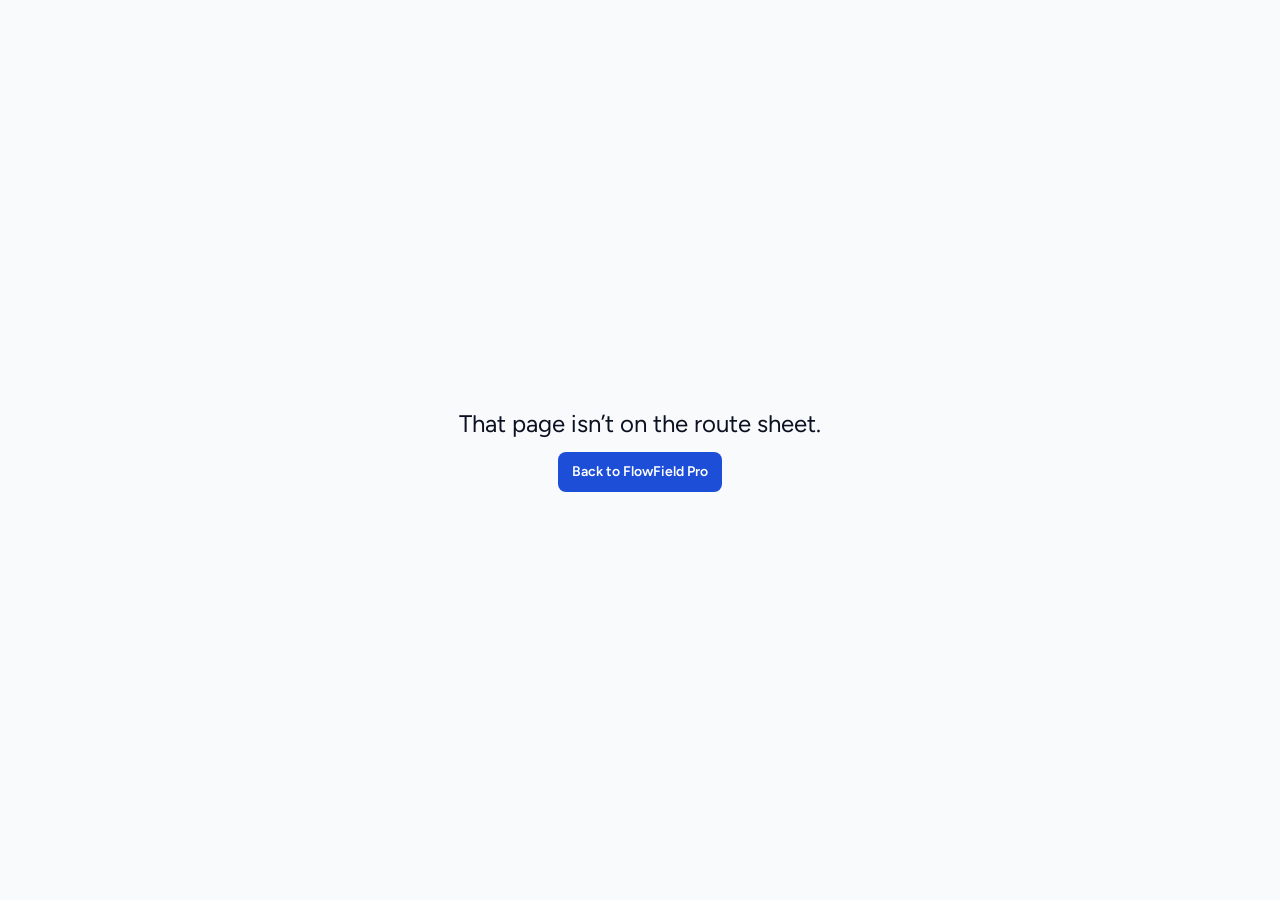
<file: index.html>
<!doctype html>
<html lang="en">
  <head>
    <meta charset="UTF-8" />
    <link rel="icon" type="image/svg+xml" href="/favicon.svg?v=2" />
    <link rel="apple-touch-icon" href="/icons/apple-touch-icon.png?v=2" />
    <meta
      name="viewport"
      content="width=device-width, initial-scale=1, maximum-scale=1, viewport-fit=cover"
    />
    <meta name="theme-color" content="#131c30" />
    <meta name="theme-color" content="#131c30" media="(prefers-color-scheme: dark)" />
    <meta name="theme-color" content="#f8fafc" media="(prefers-color-scheme: light)" />
    <meta name="theme-color" content="#131c30" media="(display-mode: standalone)" />
    <meta name="mobile-web-app-capable" content="yes" />
    <meta name="apple-mobile-web-app-capable" content="yes" />
    <meta name="apple-mobile-web-app-title" content="FlowField Pro" />
    <meta name="apple-mobile-web-app-status-bar-style" content="black-translucent" />
    <meta
      name="description"
      content="FlowField Pro is a field-ready app for backflow assembly testing. Built for testers."
    />
    <title>FlowField Pro — Backflow testing in the field</title>
    <script>
      (function () {
        try {
          var t = localStorage.getItem('flowfield.theme') || 'system'
          var dark =
            t === 'dark' ||
            (t === 'system' && window.matchMedia('(prefers-color-scheme: dark)').matches)
          if (dark) document.documentElement.classList.add('dark')
          document.documentElement.style.colorScheme = dark ? 'dark' : 'light'
          var chrome = dark ? '#131c30' : '#f8fafc'
          document.documentElement.style.backgroundColor = chrome
          var metas = document.querySelectorAll('meta[name="theme-color"]')
          for (var i = 0; i < metas.length; i++) metas[i].setAttribute('content', chrome)
        } catch (e) {}
      })()
    </script>
    <script type="module" crossorigin src="/assets/index-CoqaJL5L.js"></script>
    <link rel="stylesheet" crossorigin href="/assets/index-B6Kap_Oq.css">
  <link rel="manifest" href="/manifest.webmanifest"></head>
  <body>
    <div id="root"></div>
  </body>
</html>
</file>
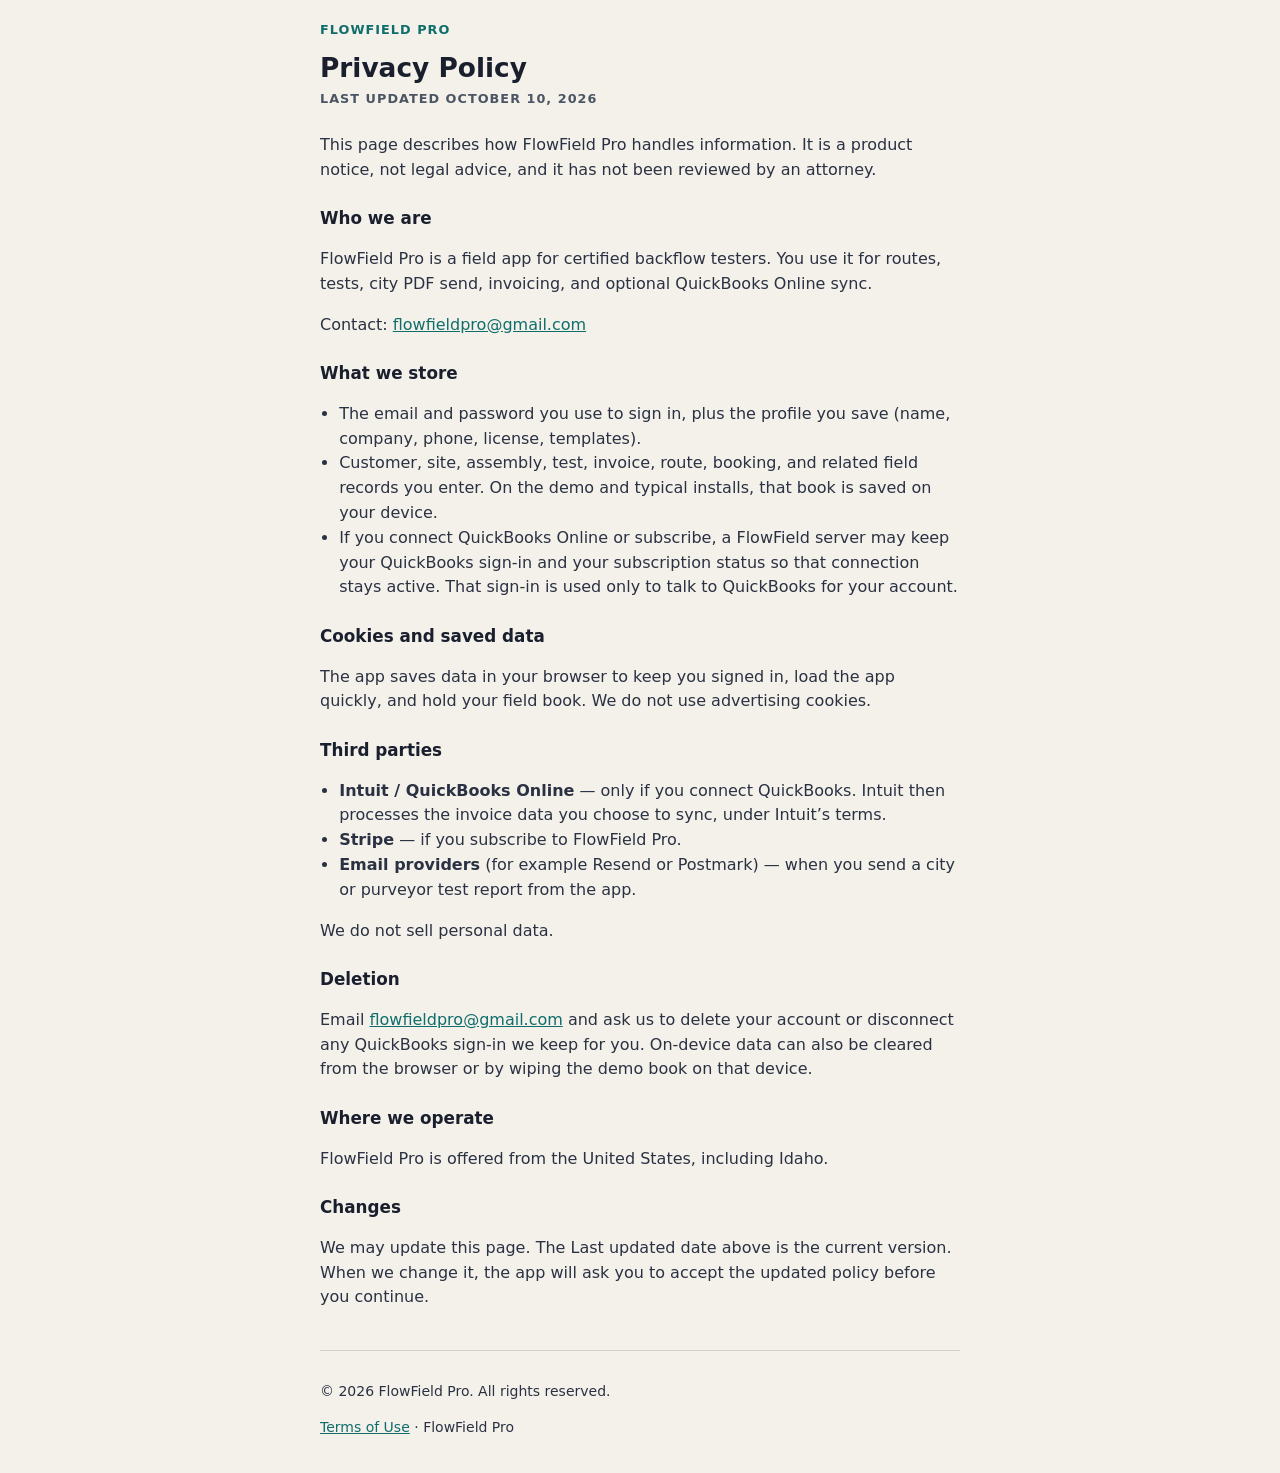
<file: privacy.html>
<!DOCTYPE html>
<html lang="en">
  <head>
    <meta charset="utf-8" />
    <meta name="viewport" content="width=device-width, initial-scale=1" />
    <title>Privacy Policy · FlowField Pro</title>
    <style>
      :root {
        color-scheme: light dark;
      }
      body {
        margin: 0;
        padding: 1.25rem;
        font: 16px/1.55 system-ui, -apple-system, 'Segoe UI', Roboto, sans-serif;
        color: #1a1f2e;
        background: #f4f1ea;
      }
      main {
        max-width: 40rem;
        margin: 0 auto;
      }
      header p {
        margin: 0 0 0.75rem;
        font-size: 0.8rem;
        font-weight: 650;
        letter-spacing: 0.08em;
        text-transform: uppercase;
        color: #0f6e6b;
      }
      h1 {
        margin: 0 0 0.35rem;
        font-size: 1.65rem;
        line-height: 1.2;
      }
      .meta {
        margin: 0 0 1.5rem;
        color: #4b5563;
      }
      h2 {
        margin: 1.4rem 0 0.4rem;
        font-size: 1.05rem;
      }
      p,
      li {
        color: #2a3142;
      }
      ul {
        padding-left: 1.2rem;
      }
      a {
        color: #0f6e6b;
      }
      footer {
        margin-top: 2.5rem;
        padding-top: 1rem;
        border-top: 1px solid #d6d1c7;
        font-size: 0.875rem;
        color: #4b5563;
      }
    </style>
  </head>
  <body>
    <main>
      <header>
        <p>FlowField Pro</p>
        <h1>Privacy Policy</h1>
        <p class="meta">Last updated October 10, 2026</p>
      </header>

      <p>
        This page describes how FlowField Pro handles information. It is a product notice, not legal
        advice, and it has not been reviewed by an attorney.
      </p>

      <h2>Who we are</h2>
      <p>
        FlowField Pro is a field app for certified backflow testers. You use it for routes, tests,
        city PDF send, invoicing, and optional QuickBooks Online sync.
      </p>
      <p>Contact: <a href="mailto:flowfieldpro@gmail.com">flowfieldpro@gmail.com</a></p>

      <h2>What we store</h2>
      <ul>
        <li>The email and password you use to sign in, plus the profile you save (name, company, phone, license, templates).</li>
        <li>
          Customer, site, assembly, test, invoice, route, booking, and related field records you enter.
          On the demo and typical installs, that book is saved on your device.
        </li>
        <li>
          If you connect QuickBooks Online or subscribe, a FlowField server may keep your QuickBooks
          sign-in and your subscription status so that connection stays active. That sign-in is used
          only to talk to QuickBooks for your account.
        </li>
      </ul>

      <h2>Cookies and saved data</h2>
      <p>
        The app saves data in your browser to keep you signed in,
        load the app quickly, and hold your field book. We do not use advertising cookies.
      </p>

      <h2>Third parties</h2>
      <ul>
        <li>
          <strong>Intuit / QuickBooks Online</strong> — only if you connect QuickBooks. Intuit then processes
          the invoice data you choose to sync, under Intuit’s terms.
        </li>
        <li><strong>Stripe</strong> — if you subscribe to FlowField Pro.</li>
        <li>
          <strong>Email providers</strong> (for example Resend or Postmark) — when you send a city or
          purveyor test report from the app.
        </li>
      </ul>
      <p>We do not sell personal data.</p>

      <h2>Deletion</h2>
      <p>
        Email <a href="mailto:flowfieldpro@gmail.com">flowfieldpro@gmail.com</a> and ask us to delete your
        account or disconnect any QuickBooks sign-in we keep for you. On-device data can also be cleared from the browser or by
        wiping the demo book on that device.
      </p>

      <h2>Where we operate</h2>
      <p>FlowField Pro is offered from the United States, including Idaho.</p>

      <h2>Changes</h2>
      <p>
        We may update this page. The Last updated date above is the current version. When we change
        it, the app will ask you to accept the updated policy before you continue.
      </p>

      <footer>
        <p>© 2026 FlowField Pro. All rights reserved.</p>
        <p><a href="terms.html">Terms of Use</a> · FlowField Pro</p>
      </footer>
    </main>
  </body>
</html>
</file>
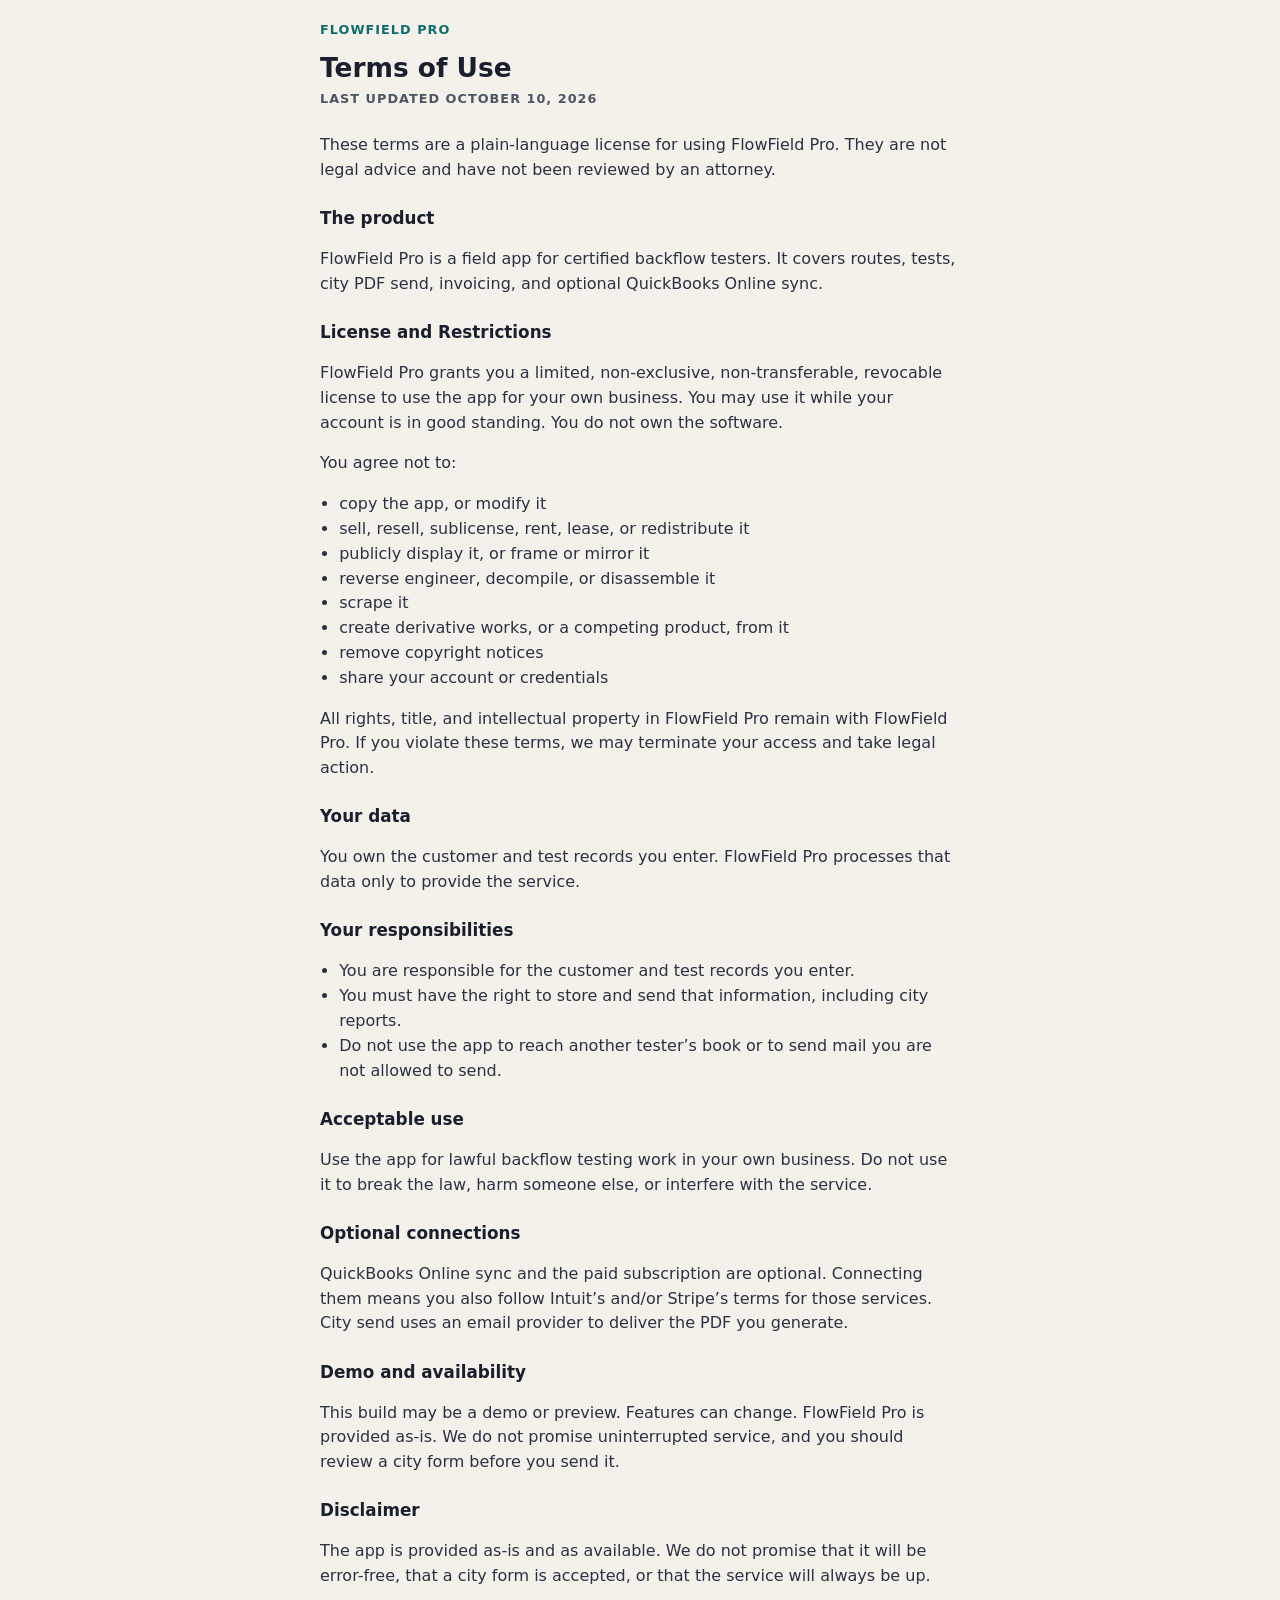
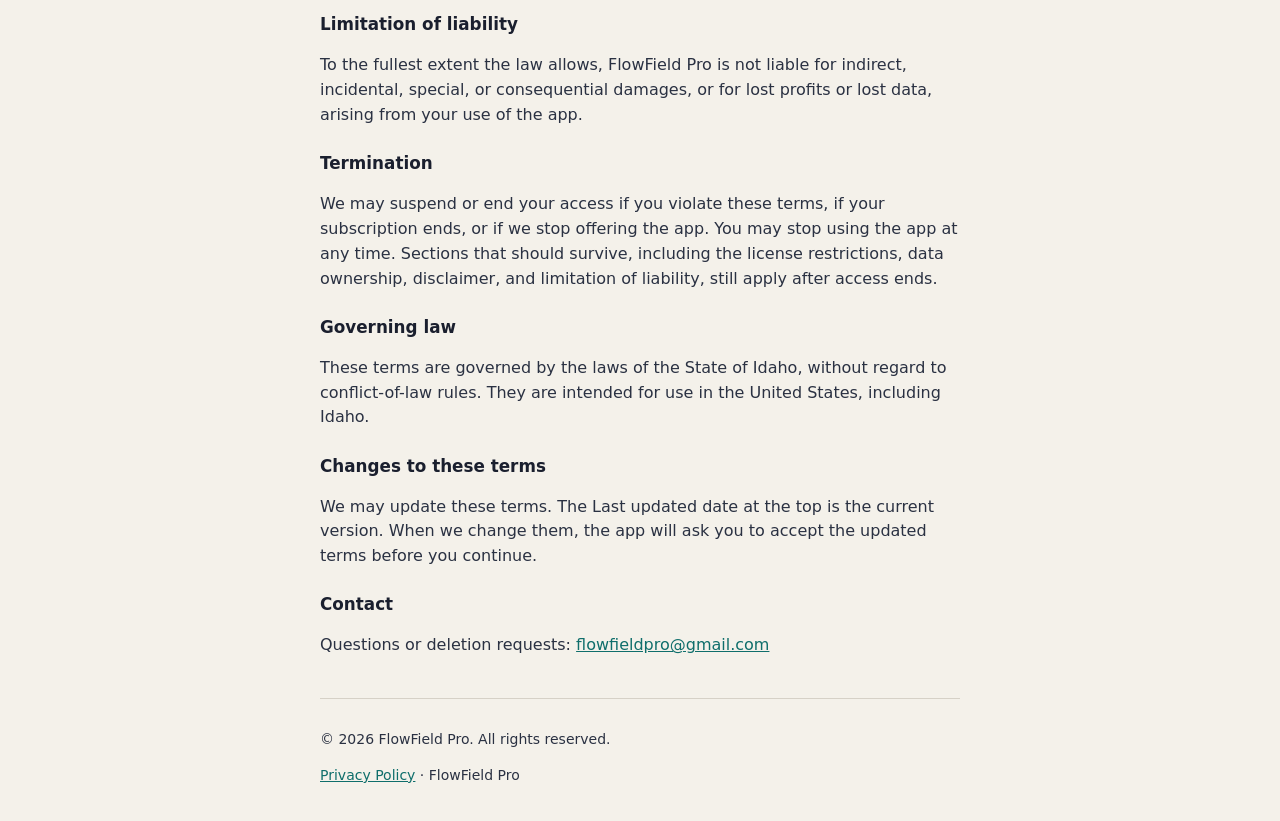
<file: terms.html>
<!DOCTYPE html>
<html lang="en">
  <head>
    <meta charset="utf-8" />
    <meta name="viewport" content="width=device-width, initial-scale=1" />
    <title>Terms of Use · FlowField Pro</title>
    <style>
      :root {
        color-scheme: light dark;
      }
      body {
        margin: 0;
        padding: 1.25rem;
        font: 16px/1.55 system-ui, -apple-system, 'Segoe UI', Roboto, sans-serif;
        color: #1a1f2e;
        background: #f4f1ea;
      }
      main {
        max-width: 40rem;
        margin: 0 auto;
      }
      header p {
        margin: 0 0 0.75rem;
        font-size: 0.8rem;
        font-weight: 650;
        letter-spacing: 0.08em;
        text-transform: uppercase;
        color: #0f6e6b;
      }
      h1 {
        margin: 0 0 0.35rem;
        font-size: 1.65rem;
        line-height: 1.2;
      }
      .meta {
        margin: 0 0 1.5rem;
        color: #4b5563;
      }
      h2 {
        margin: 1.4rem 0 0.4rem;
        font-size: 1.05rem;
      }
      p,
      li {
        color: #2a3142;
      }
      ul {
        padding-left: 1.2rem;
      }
      a {
        color: #0f6e6b;
      }
      footer {
        margin-top: 2.5rem;
        padding-top: 1rem;
        border-top: 1px solid #d6d1c7;
        font-size: 0.875rem;
        color: #4b5563;
      }
    </style>
  </head>
  <body>
    <main>
      <header>
        <p>FlowField Pro</p>
        <h1>Terms of Use</h1>
        <p class="meta">Last updated October 10, 2026</p>
      </header>

      <p>
        These terms are a plain-language license for using FlowField Pro. They are not legal advice
        and have not been reviewed by an attorney.
      </p>

      <h2>The product</h2>
      <p>
        FlowField Pro is a field app for certified backflow testers. It covers routes, tests, city
        PDF send, invoicing, and optional QuickBooks Online sync.
      </p>

      <h2>License and Restrictions</h2>
      <p>
        FlowField Pro grants you a limited, non-exclusive, non-transferable, revocable license to
        use the app for your own business. You may use it while your account is in good standing.
        You do not own the software.
      </p>
      <p>You agree not to:</p>
      <ul>
        <li>copy the app, or modify it</li>
        <li>sell, resell, sublicense, rent, lease, or redistribute it</li>
        <li>publicly display it, or frame or mirror it</li>
        <li>reverse engineer, decompile, or disassemble it</li>
        <li>scrape it</li>
        <li>create derivative works, or a competing product, from it</li>
        <li>remove copyright notices</li>
        <li>share your account or credentials</li>
      </ul>
      <p>
        All rights, title, and intellectual property in FlowField Pro remain with FlowField Pro. If
        you violate these terms, we may terminate your access and take legal action.
      </p>

      <h2>Your data</h2>
      <p>
        You own the customer and test records you enter. FlowField Pro processes that data only to
        provide the service.
      </p>

      <h2>Your responsibilities</h2>
      <ul>
        <li>You are responsible for the customer and test records you enter.</li>
        <li>You must have the right to store and send that information, including city reports.</li>
        <li>Do not use the app to reach another tester’s book or to send mail you are not allowed to send.</li>
      </ul>

      <h2>Acceptable use</h2>
      <p>
        Use the app for lawful backflow testing work in your own business. Do not use it to break
        the law, harm someone else, or interfere with the service.
      </p>

      <h2>Optional connections</h2>
      <p>
        QuickBooks Online sync and the paid subscription are optional. Connecting them means you also follow
        Intuit’s and/or Stripe’s terms for those services. City send uses an email provider to
        deliver the PDF you generate.
      </p>

      <h2>Demo and availability</h2>
      <p>
        This build may be a demo or preview. Features can change. FlowField Pro is provided as-is. We
        do not promise uninterrupted service, and you should review a city form before you send it.
      </p>

      <h2>Disclaimer</h2>
      <p>
        The app is provided as-is and as available. We do not promise that it will be error-free,
        that a city form is accepted, or that the service will always be up.
      </p>

      <h2>Limitation of liability</h2>
      <p>
        To the fullest extent the law allows, FlowField Pro is not liable for indirect, incidental,
        special, or consequential damages, or for lost profits or lost data, arising from your use
        of the app.
      </p>

      <h2>Termination</h2>
      <p>
        We may suspend or end your access if you violate these terms, if your subscription ends, or
        if we stop offering the app. You may stop using the app at any time. Sections that should
        survive, including the license restrictions, data ownership, disclaimer, and limitation of
        liability, still apply after access ends.
      </p>

      <h2>Governing law</h2>
      <p>
        These terms are governed by the laws of the State of Idaho, without regard to conflict-of-law
        rules. They are intended for use in the United States, including Idaho.
      </p>

      <h2>Changes to these terms</h2>
      <p>
        We may update these terms. The Last updated date at the top is the current version. When we
        change them, the app will ask you to accept the updated terms before you continue.
      </p>

      <h2>Contact</h2>
      <p>
        Questions or deletion requests:
        <a href="mailto:flowfieldpro@gmail.com">flowfieldpro@gmail.com</a>
      </p>

      <footer>
        <p>© 2026 FlowField Pro. All rights reserved.</p>
        <p><a href="privacy.html">Privacy Policy</a> · FlowField Pro</p>
      </footer>
    </main>
  </body>
</html>
</file>
<file: assets/index-B6Kap_Oq.css>
@font-face{font-family:Figtree;font-style:normal;font-display:swap;font-weight:400;src:url(/assets/figtree-latin-ext-400-normal-CXAzuTZb.woff2)format("woff2"),url(/assets/figtree-latin-ext-400-normal-Gbh-3PTk.woff)format("woff");unicode-range:U+100-2BA,U+2BD-2C5,U+2C7-2CC,U+2CE-2D7,U+2DD-2FF,U+304,U+308,U+329,U+1D00-1DBF,U+1E00-1E9F,U+1EF2-1EFF,U+2020,U+20A0-20AB,U+20AD-20C0,U+2113,U+2C60-2C7F,U+A720-A7FF}@font-face{font-family:Figtree;font-style:normal;font-display:swap;font-weight:400;src:url(/assets/figtree-latin-400-normal-g7Dtegnw.woff2)format("woff2"),url(/assets/figtree-latin-400-normal-BD4aNku5.woff)format("woff");unicode-range:U+??,U+131,U+152-153,U+2BB-2BC,U+2C6,U+2DA,U+2DC,U+304,U+308,U+329,U+2000-206F,U+20AC,U+2122,U+2191,U+2193,U+2212,U+2215,U+FEFF,U+FFFD}@font-face{font-family:Figtree;font-style:normal;font-display:swap;font-weight:500;src:url(/assets/figtree-latin-ext-500-normal-Du0rIuHj.woff2)format("woff2"),url(/assets/figtree-latin-ext-500-normal-BOEJvrb_.woff)format("woff");unicode-range:U+100-2BA,U+2BD-2C5,U+2C7-2CC,U+2CE-2D7,U+2DD-2FF,U+304,U+308,U+329,U+1D00-1DBF,U+1E00-1E9F,U+1EF2-1EFF,U+2020,U+20A0-20AB,U+20AD-20C0,U+2113,U+2C60-2C7F,U+A720-A7FF}@font-face{font-family:Figtree;font-style:normal;font-display:swap;font-weight:500;src:url(/assets/figtree-latin-500-normal-BWnGEVsr.woff2)format("woff2"),url(/assets/figtree-latin-500-normal-B_yy1phn.woff)format("woff");unicode-range:U+??,U+131,U+152-153,U+2BB-2BC,U+2C6,U+2DA,U+2DC,U+304,U+308,U+329,U+2000-206F,U+20AC,U+2122,U+2191,U+2193,U+2212,U+2215,U+FEFF,U+FFFD}@font-face{font-family:Figtree;font-style:normal;font-display:swap;font-weight:600;src:url(/assets/figtree-latin-ext-600-normal-DJlfifZj.woff2)format("woff2"),url(/assets/figtree-latin-ext-600-normal-CQqsimlV.woff)format("woff");unicode-range:U+100-2BA,U+2BD-2C5,U+2C7-2CC,U+2CE-2D7,U+2DD-2FF,U+304,U+308,U+329,U+1D00-1DBF,U+1E00-1E9F,U+1EF2-1EFF,U+2020,U+20A0-20AB,U+20AD-20C0,U+2113,U+2C60-2C7F,U+A720-A7FF}@font-face{font-family:Figtree;font-style:normal;font-display:swap;font-weight:600;src:url(/assets/figtree-latin-600-normal-Cv_xCTDl.woff2)format("woff2"),url(/assets/figtree-latin-600-normal-BM_oTo4n.woff)format("woff");unicode-range:U+??,U+131,U+152-153,U+2BB-2BC,U+2C6,U+2DA,U+2DC,U+304,U+308,U+329,U+2000-206F,U+20AC,U+2122,U+2191,U+2193,U+2212,U+2215,U+FEFF,U+FFFD}@font-face{font-family:Figtree;font-style:normal;font-display:swap;font-weight:700;src:url(/assets/figtree-latin-ext-700-normal-CS4sQkGV.woff2)format("woff2"),url(/assets/figtree-latin-ext-700-normal-BoDi4KL2.woff)format("woff");unicode-range:U+100-2BA,U+2BD-2C5,U+2C7-2CC,U+2CE-2D7,U+2DD-2FF,U+304,U+308,U+329,U+1D00-1DBF,U+1E00-1E9F,U+1EF2-1EFF,U+2020,U+20A0-20AB,U+20AD-20C0,U+2113,U+2C60-2C7F,U+A720-A7FF}@font-face{font-family:Figtree;font-style:normal;font-display:swap;font-weight:700;src:url(/assets/figtree-latin-700-normal-th6qEP7c.woff2)format("woff2"),url(/assets/figtree-latin-700-normal-BCCt2T1q.woff)format("woff");unicode-range:U+??,U+131,U+152-153,U+2BB-2BC,U+2C6,U+2DA,U+2DC,U+304,U+308,U+329,U+2000-206F,U+20AC,U+2122,U+2191,U+2193,U+2212,U+2215,U+FEFF,U+FFFD}@layer properties{@supports (((-webkit-hyphens:none)) and (not (margin-trim:inline))) or ((-moz-orient:inline) and (not (color:rgb(from red r g b)))){*,:before,:after,::backdrop{--tw-translate-x:0;--tw-translate-y:0;--tw-translate-z:0;--tw-rotate-x:initial;--tw-rotate-y:initial;--tw-rotate-z:initial;--tw-skew-x:initial;--tw-skew-y:initial;--tw-pan-x:initial;--tw-pan-y:initial;--tw-pinch-zoom:initial;--tw-space-y-reverse:0;--tw-divide-y-reverse:0;--tw-border-style:solid;--tw-gradient-position:initial;--tw-gradient-from:#0000;--tw-gradient-via:#0000;--tw-gradient-to:#0000;--tw-gradient-stops:initial;--tw-gradient-via-stops:initial;--tw-gradient-from-position:0%;--tw-gradient-via-position:50%;--tw-gradient-to-position:100%;--tw-leading:initial;--tw-font-weight:initial;--tw-tracking:initial;--tw-ordinal:initial;--tw-slashed-zero:initial;--tw-numeric-figure:initial;--tw-numeric-spacing:initial;--tw-numeric-fraction:initial;--tw-shadow:0 0 #0000;--tw-shadow-color:initial;--tw-shadow-alpha:100%;--tw-inset-shadow:0 0 #0000;--tw-inset-shadow-color:initial;--tw-inset-shadow-alpha:100%;--tw-ring-color:initial;--tw-ring-shadow:0 0 #0000;--tw-inset-ring-color:initial;--tw-inset-ring-shadow:0 0 #0000;--tw-ring-inset:initial;--tw-ring-offset-width:0px;--tw-ring-offset-color:#fff;--tw-ring-offset-shadow:0 0 #0000;--tw-blur:initial;--tw-brightness:initial;--tw-contrast:initial;--tw-grayscale:initial;--tw-hue-rotate:initial;--tw-invert:initial;--tw-opacity:initial;--tw-saturate:initial;--tw-sepia:initial;--tw-drop-shadow:initial;--tw-drop-shadow-color:initial;--tw-drop-shadow-alpha:100%;--tw-drop-shadow-size:initial;--tw-backdrop-blur:initial;--tw-backdrop-brightness:initial;--tw-backdrop-contrast:initial;--tw-backdrop-grayscale:initial;--tw-backdrop-hue-rotate:initial;--tw-backdrop-invert:initial;--tw-backdrop-opacity:initial;--tw-backdrop-saturate:initial;--tw-backdrop-sepia:initial;--tw-ease:initial;--tw-scale-x:1;--tw-scale-y:1;--tw-scale-z:1}}}@layer theme{:root,:host{--font-sans:"Figtree", ui-sans-serif, system-ui, sans-serif;--font-mono:ui-monospace, SFMono-Regular, Menlo, Monaco, Consolas, "Liberation Mono", "Courier New", monospace;--color-red-300:oklch(80.8% .114 19.571);--color-red-700:oklch(50.5% .213 27.518);--color-orange-50:oklch(98% .016 73.684);--color-orange-100:oklch(95.4% .038 75.164);--color-orange-200:oklch(90.1% .076 70.697);--color-orange-300:oklch(83.7% .128 66.29);--color-orange-400:oklch(75% .183 55.934);--color-orange-500:oklch(70.5% .213 47.604);--color-orange-600:oklch(64.6% .222 41.116);--color-orange-700:oklch(55.3% .195 38.402);--color-orange-800:oklch(47% .157 37.304);--color-orange-900:oklch(40.8% .123 38.172);--color-amber-50:oklch(98.7% .022 95.277);--color-amber-200:oklch(92.4% .12 95.746);--color-amber-300:oklch(87.9% .169 91.605);--color-amber-700:oklch(55.5% .163 48.998);--color-yellow-50:oklch(98.7% .026 102.212);--color-yellow-100:oklch(97.3% .071 103.193);--color-yellow-200:oklch(94.5% .129 101.54);--color-yellow-300:oklch(90.5% .182 98.111);--color-yellow-400:oklch(85.2% .199 91.936);--color-yellow-500:oklch(79.5% .184 86.047);--color-yellow-900:oklch(42.1% .095 57.708);--color-emerald-300:oklch(84.5% .143 164.978);--color-emerald-700:oklch(50.8% .118 165.612);--color-violet-50:oklch(96.9% .016 293.756);--color-violet-200:oklch(89.4% .057 293.283);--color-violet-300:oklch(81.1% .111 293.571);--color-violet-400:oklch(70.2% .183 293.541);--color-violet-500:oklch(60.6% .25 292.717);--color-violet-600:oklch(54.1% .281 293.009);--color-violet-700:oklch(49.1% .27 292.581);--color-violet-800:oklch(43.2% .232 292.759);--color-black:#000;--color-white:#fff;--spacing:.25rem;--container-xs:20rem;--container-sm:24rem;--container-md:28rem;--container-lg:32rem;--container-xl:36rem;--container-2xl:42rem;--container-3xl:48rem;--container-5xl:64rem;--container-6xl:72rem;--text-xs:max(13px, .8125rem);--text-xs--line-height:1.3;--text-sm:.875rem;--text-sm--line-height:calc(1.25 / .875);--text-base:1rem;--text-base--line-height:calc(1.5 / 1);--text-lg:1.125rem;--text-lg--line-height:calc(1.75 / 1.125);--text-xl:1.25rem;--text-xl--line-height:calc(1.75 / 1.25);--text-2xl:1.5rem;--text-2xl--line-height:calc(2 / 1.5);--text-3xl:1.875rem;--text-3xl--line-height:calc(2.25 / 1.875);--text-4xl:2.25rem;--text-4xl--line-height:calc(2.5 / 2.25);--text-5xl:3rem;--text-5xl--line-height:1;--font-weight-normal:400;--font-weight-medium:500;--font-weight-semibold:600;--font-weight-bold:700;--tracking-tight:-.025em;--tracking-normal:0em;--tracking-wide:.025em;--leading-tight:1.25;--leading-snug:1.375;--leading-normal:1.5;--leading-relaxed:1.625;--radius-sm:.25rem;--radius-md:.375rem;--radius-lg:.5rem;--radius-xl:.75rem;--radius-2xl:1rem;--radius-3xl:1.5rem;--ease-out:cubic-bezier(0, 0, .2, 1);--animate-spin:spin 1s linear infinite;--blur-sm:8px;--default-transition-duration:.15s;--default-transition-timing-function:cubic-bezier(.4, 0, .2, 1);--default-font-family:var(--font-sans);--default-mono-font-family:var(--font-mono);--text-2xs:max(12px, .75rem);--text-2xs--line-height:1.2;--font-display:"Figtree", ui-sans-serif, system-ui, sans-serif;--color-teal:var(--ff-teal)}}@layer base{*,:after,:before,::backdrop{box-sizing:border-box;border:0 solid;margin:0;padding:0}::file-selector-button{box-sizing:border-box;border:0 solid;margin:0;padding:0}html,:host{-webkit-text-size-adjust:100%;tab-size:4;line-height:1.5;font-family:var(--default-font-family,-apple-system, BlinkMacSystemFont, "Segoe UI", Roboto, "Helvetica Neue", "Noto Sans", Arial, sans-serif, "Apple Color Emoji", "Segoe UI Emoji", "Segoe UI Symbol", "Noto Color Emoji");font-feature-settings:var(--default-font-feature-settings,normal);font-variation-settings:var(--default-font-variation-settings,normal);-webkit-tap-highlight-color:transparent}hr{height:0;color:inherit;border-top-width:1px}abbr:where([title]){-webkit-text-decoration:underline dotted;text-decoration:underline dotted}h1,h2,h3,h4,h5,h6{font-size:inherit;font-weight:inherit}a{color:inherit;-webkit-text-decoration:inherit;-webkit-text-decoration:inherit;-webkit-text-decoration:inherit;-webkit-text-decoration:inherit;text-decoration:inherit}b,strong{font-weight:bolder}code,kbd,samp,pre{font-family:var(--default-mono-font-family,ui-monospace, SFMono-Regular, Menlo, Monaco, Consolas, "Liberation Mono", "Courier New", monospace);font-feature-settings:var(--default-mono-font-feature-settings,normal);font-variation-settings:var(--default-mono-font-variation-settings,normal);font-size:1em}small{font-size:80%}sub,sup{vertical-align:baseline;font-size:75%;line-height:0;position:relative}sub{bottom:-.25em}sup{top:-.5em}table{text-indent:0;border-color:inherit;border-collapse:collapse}:-moz-focusring:where(:not(iframe)){outline:auto}progress{vertical-align:baseline}summary{display:list-item}ol,ul,menu{list-style:none}img,svg,video,canvas,audio,iframe,embed,object{vertical-align:middle;display:block}img,video{max-width:100%;height:auto}button,input,select,optgroup,textarea{font:inherit;font-feature-settings:inherit;font-variation-settings:inherit;letter-spacing:inherit;color:inherit;opacity:1;background-color:#0000;border-radius:0}::file-selector-button{font:inherit;font-feature-settings:inherit;font-variation-settings:inherit;letter-spacing:inherit;color:inherit;opacity:1;background-color:#0000;border-radius:0}:where(select:is([multiple],[size])) optgroup{font-weight:bolder}:where(select:is([multiple],[size])) optgroup option{padding-inline-start:20px}::file-selector-button{margin-inline-end:4px}::placeholder{opacity:1}@supports (not ((-webkit-appearance:-apple-pay-button))) or (contain-intrinsic-size:1px){::placeholder{color:currentColor}@supports (color:color-mix(in lab, red, red)){::placeholder{color:color-mix(in oklab, currentcolor 50%, transparent)}}}textarea{resize:vertical}::-webkit-search-decoration{-webkit-appearance:none}::-webkit-date-and-time-value{min-height:1lh;text-align:inherit}::-webkit-datetime-edit{display:inline-flex}::-webkit-datetime-edit-fields-wrapper{padding:0}::-webkit-datetime-edit{padding-block:0}::-webkit-datetime-edit-year-field{padding-block:0}::-webkit-datetime-edit-month-field{padding-block:0}::-webkit-datetime-edit-day-field{padding-block:0}::-webkit-datetime-edit-hour-field{padding-block:0}::-webkit-datetime-edit-minute-field{padding-block:0}::-webkit-datetime-edit-second-field{padding-block:0}::-webkit-datetime-edit-millisecond-field{padding-block:0}::-webkit-datetime-edit-meridiem-field{padding-block:0}::-webkit-calendar-picker-indicator{line-height:1}:-moz-ui-invalid{box-shadow:none}button,input:where([type=button],[type=reset],[type=submit]){appearance:button}::file-selector-button{appearance:button}::-webkit-inner-spin-button{height:auto}::-webkit-outer-spin-button{height:auto}[hidden]:where(:not([hidden=until-found])){display:none!important}:where(.ff-btn){position:relative}:where(.ff-btn):after{content:"";width:max(100%,44px);height:max(100%,44px);position:absolute;top:50%;left:50%;transform:translate(-50%,-50%)}}@layer components;@layer utilities{.pointer-events-auto{pointer-events:auto}.pointer-events-none{pointer-events:none}.collapse{visibility:collapse}.invisible{visibility:hidden}.visible{visibility:visible}.sr-only{clip-path:inset(50%);white-space:nowrap;border-width:0;width:1px;height:1px;margin:-1px;padding:0;position:absolute;overflow:hidden}.absolute{position:absolute}.fixed{position:fixed}.relative{position:relative}.static{position:static}.sticky{position:sticky}.inset-0{inset:0}.inset-x-0{inset-inline:0}.inset-x-4{inset-inline:calc(var(--spacing) * 4)}.inset-y-0{inset-block:0}.-top-1{top:calc(var(--spacing) * -1)}.-top-1\.5{top:calc(var(--spacing) * -1.5)}.top-0{top:0}.top-0\.5{top:calc(var(--spacing) * .5)}.top-1{top:var(--spacing)}.top-1\/2{top:50%}.top-2{top:calc(var(--spacing) * 2)}.top-3{top:calc(var(--spacing) * 3)}.top-\[calc\(100\%\+6px\)\]{top:calc(100% + 6px)}.top-\[max\(0\.75rem\,env\(safe-area-inset-top\)\)\]{top:max(.75rem, env(safe-area-inset-top))}.-right-1{right:calc(var(--spacing) * -1)}.-right-2{right:calc(var(--spacing) * -2)}.right-0{right:0}.right-1{right:var(--spacing)}.right-2{right:calc(var(--spacing) * 2)}.right-3{right:calc(var(--spacing) * 3)}.bottom-0{bottom:0}.left-0{left:0}.left-1{left:var(--spacing)}.left-1\/2{left:50%}.left-2{left:calc(var(--spacing) * 2)}.left-3{left:calc(var(--spacing) * 3)}.isolate{isolation:isolate}.z-0{z-index:0}.z-10{z-index:10}.z-20{z-index:20}.z-30{z-index:30}.z-40{z-index:40}.z-50{z-index:50}.z-\[70\]{z-index:70}.z-\[80\]{z-index:80}.z-\[100\]{z-index:100}.z-\[500\]{z-index:500}.col-span-2{grid-column:span 2/span 2}.col-span-3{grid-column:span 3/span 3}.col-span-full{grid-column:1/-1}.-mx-1{margin-inline:calc(var(--spacing) * -1)}.-mx-4{margin-inline:calc(var(--spacing) * -4)}.mx-4{margin-inline:calc(var(--spacing) * 4)}.mx-auto{margin-inline:auto}.-my-3{margin-block:calc(var(--spacing) * -3)}.-mt-0\.5{margin-top:calc(var(--spacing) * -.5)}.-mt-1{margin-top:calc(var(--spacing) * -1)}.-mt-2{margin-top:calc(var(--spacing) * -2)}.mt-0\.5{margin-top:calc(var(--spacing) * .5)}.mt-1{margin-top:var(--spacing)}.mt-1\.5{margin-top:calc(var(--spacing) * 1.5)}.mt-2{margin-top:calc(var(--spacing) * 2)}.mt-2\.5{margin-top:calc(var(--spacing) * 2.5)}.mt-3{margin-top:calc(var(--spacing) * 3)}.mt-4{margin-top:calc(var(--spacing) * 4)}.mt-5{margin-top:calc(var(--spacing) * 5)}.mt-6{margin-top:calc(var(--spacing) * 6)}.mt-8{margin-top:calc(var(--spacing) * 8)}.mt-10{margin-top:calc(var(--spacing) * 10)}.mt-12{margin-top:calc(var(--spacing) * 12)}.mt-auto{margin-top:auto}.-mr-1{margin-right:calc(var(--spacing) * -1)}.-mr-1\.5{margin-right:calc(var(--spacing) * -1.5)}.-mr-3{margin-right:calc(var(--spacing) * -3)}.mr-1{margin-right:var(--spacing)}.mb-1{margin-bottom:var(--spacing)}.mb-1\.5{margin-bottom:calc(var(--spacing) * 1.5)}.mb-2{margin-bottom:calc(var(--spacing) * 2)}.mb-3{margin-bottom:calc(var(--spacing) * 3)}.mb-4{margin-bottom:calc(var(--spacing) * 4)}.mb-5{margin-bottom:calc(var(--spacing) * 5)}.mb-6{margin-bottom:calc(var(--spacing) * 6)}.-ml-0\.5{margin-left:calc(var(--spacing) * -.5)}.-ml-1{margin-left:calc(var(--spacing) * -1)}.-ml-2{margin-left:calc(var(--spacing) * -2)}.ml-1{margin-left:var(--spacing)}.ml-2{margin-left:calc(var(--spacing) * 2)}.ml-auto{margin-left:auto}.line-clamp-1{-webkit-line-clamp:1;-webkit-box-orient:vertical;display:-webkit-box;overflow:hidden}.line-clamp-2{-webkit-line-clamp:2;-webkit-box-orient:vertical;display:-webkit-box;overflow:hidden}.block{display:block}.block\!{display:block!important}.contents{display:contents}.flex{display:flex}.grid{display:grid}.hidden{display:none}.inline{display:inline}.inline-block{display:inline-block}.inline-flex{display:inline-flex}.table{display:table}.aspect-\[390\/844\]{aspect-ratio:390/844}.size-4{width:calc(var(--spacing) * 4);height:calc(var(--spacing) * 4)}.\!h-10{height:calc(var(--spacing) * 10)!important}.\!h-12{height:calc(var(--spacing) * 12)!important}.\!h-14{height:calc(var(--spacing) * 14)!important}.h-1{height:var(--spacing)}.h-1\.5{height:calc(var(--spacing) * 1.5)}.h-2{height:calc(var(--spacing) * 2)}.h-3{height:calc(var(--spacing) * 3)}.h-3\.5{height:calc(var(--spacing) * 3.5)}.h-4{height:calc(var(--spacing) * 4)}.h-5{height:calc(var(--spacing) * 5)}.h-6{height:calc(var(--spacing) * 6)}.h-7{height:calc(var(--spacing) * 7)}.h-8{height:calc(var(--spacing) * 8)}.h-9{height:calc(var(--spacing) * 9)}.h-10{height:calc(var(--spacing) * 10)}.h-11{height:calc(var(--spacing) * 11)}.h-12{height:calc(var(--spacing) * 12)}.h-14{height:calc(var(--spacing) * 14)}.h-24{height:calc(var(--spacing) * 24)}.h-28{height:calc(var(--spacing) * 28)}.h-\[1\.625rem\]{height:1.625rem}.h-\[17px\]{height:17px}.h-\[18px\]{height:18px}.h-\[22px\]{height:22px}.h-\[26px\]{height:26px}.h-\[35svh\]{height:35svh}.h-\[62vh\]{height:62vh}.h-\[72vh\]{height:72vh}.h-auto{height:auto}.h-full{height:100%}.max-h-28{max-height:calc(var(--spacing) * 28)}.max-h-40{max-height:calc(var(--spacing) * 40)}.max-h-48{max-height:calc(var(--spacing) * 48)}.max-h-56{max-height:calc(var(--spacing) * 56)}.max-h-64{max-height:calc(var(--spacing) * 64)}.max-h-\[34rem\]{max-height:34rem}.max-h-\[85\%\]{max-height:85%}.max-h-\[85svh\]{max-height:85svh}.max-h-\[85vh\]{max-height:85vh}.max-h-\[90svh\]{max-height:90svh}.max-h-\[92svh\]{max-height:92svh}.max-h-\[min\(36rem\,100\%\)\]{max-height:min(36rem,100%)}.max-h-\[min\(36rem\,calc\(100svh-5rem\)\)\]{max-height:min(36rem,100svh - 5rem)}.max-h-\[min\(60vh\,24rem\)\]{max-height:min(60vh,24rem)}.max-h-\[min\(70vh\,32rem\)\]{max-height:min(70vh,32rem)}.\!min-h-14{min-height:calc(var(--spacing) * 14)!important}.min-h-0{min-height:0}.min-h-4{min-height:calc(var(--spacing) * 4)}.min-h-5{min-height:calc(var(--spacing) * 5)}.min-h-6{min-height:calc(var(--spacing) * 6)}.min-h-8{min-height:calc(var(--spacing) * 8)}.min-h-9{min-height:calc(var(--spacing) * 9)}.min-h-10{min-height:calc(var(--spacing) * 10)}.min-h-11{min-height:calc(var(--spacing) * 11)}.min-h-12{min-height:calc(var(--spacing) * 12)}.min-h-14{min-height:calc(var(--spacing) * 14)}.min-h-16{min-height:calc(var(--spacing) * 16)}.min-h-20{min-height:calc(var(--spacing) * 20)}.min-h-24{min-height:calc(var(--spacing) * 24)}.min-h-28{min-height:calc(var(--spacing) * 28)}.min-h-\[3\.25rem\]{min-height:3.25rem}.min-h-\[52px\]{min-height:52px}.min-h-\[56px\]{min-height:56px}.min-h-\[65px\]{min-height:65px}.min-h-\[200px\]{min-height:200px}.min-h-full{min-height:100%}.min-h-svh{min-height:100svh}.\!w-10{width:calc(var(--spacing) * 10)!important}.\!w-11{width:calc(var(--spacing) * 11)!important}.\!w-full{width:100%!important}.w-1\.5{width:calc(var(--spacing) * 1.5)}.w-2{width:calc(var(--spacing) * 2)}.w-3{width:calc(var(--spacing) * 3)}.w-3\.5{width:calc(var(--spacing) * 3.5)}.w-4{width:calc(var(--spacing) * 4)}.w-5{width:calc(var(--spacing) * 5)}.w-6{width:calc(var(--spacing) * 6)}.w-7{width:calc(var(--spacing) * 7)}.w-8{width:calc(var(--spacing) * 8)}.w-9{width:calc(var(--spacing) * 9)}.w-11{width:calc(var(--spacing) * 11)}.w-24{width:calc(var(--spacing) * 24)}.w-48{width:calc(var(--spacing) * 48)}.w-60{width:calc(var(--spacing) * 60)}.w-\[1\.625rem\]{width:1.625rem}.w-\[7\.75rem\]{width:7.75rem}.w-\[11rem\]{width:11rem}.w-\[17px\]{width:17px}.w-\[18px\]{width:18px}.w-\[22px\]{width:22px}.w-\[26px\]{width:26px}.w-\[88px\]{width:88px}.w-\[calc\(100\%\+2rem\)\]{width:calc(100% + 2rem)}.w-fit{width:fit-content}.w-full{width:100%}.w-px{width:1px}.max-w-2xl{max-width:var(--container-2xl)}.max-w-3xl{max-width:var(--container-3xl)}.max-w-5xl{max-width:var(--container-5xl)}.max-w-6xl{max-width:var(--container-6xl)}.max-w-\[6rem\]{max-width:6rem}.max-w-\[9rem\]{max-width:9rem}.max-w-\[10rem\]{max-width:10rem}.max-w-\[20rem\]{max-width:20rem}.max-w-\[48\%\]{max-width:48%}.max-w-\[50\%\]{max-width:50%}.max-w-\[88\%\]{max-width:88%}.max-w-full{max-width:100%}.max-w-lg{max-width:var(--container-lg)}.max-w-md{max-width:var(--container-md)}.max-w-sm{max-width:var(--container-sm)}.max-w-xl{max-width:var(--container-xl)}.max-w-xs{max-width:var(--container-xs)}.\!min-w-0{min-width:0!important}.min-w-0{min-width:0}.min-w-3\.5{min-width:calc(var(--spacing) * 3.5)}.min-w-4{min-width:calc(var(--spacing) * 4)}.min-w-5{min-width:calc(var(--spacing) * 5)}.min-w-6{min-width:calc(var(--spacing) * 6)}.min-w-12{min-width:calc(var(--spacing) * 12)}.min-w-\[3\.75rem\]{min-width:3.75rem}.min-w-\[4\.5rem\]{min-width:4.5rem}.min-w-\[7rem\]{min-width:7rem}.min-w-\[13\.5rem\]{min-width:13.5rem}.min-w-\[36rem\]{min-width:36rem}.min-w-full{min-width:100%}.\!flex-none{flex:none!important}.flex-1{flex:1}.flex-2{flex:2}.flex-\[1\.6\]{flex:1.6}.shrink{flex-shrink:1}.shrink-0{flex-shrink:0}.grow{flex-grow:1}.basis-0{flex-basis:0}.basis-\[7rem\]{flex-basis:7rem}.basis-full{flex-basis:100%}.-translate-x-1\/2{--tw-translate-x:calc(calc(1 / 2 * 100%) * -1);translate:var(--tw-translate-x) var(--tw-translate-y)}.translate-x-0\.5{--tw-translate-x:calc(var(--spacing) * .5);translate:var(--tw-translate-x) var(--tw-translate-y)}.translate-x-4{--tw-translate-x:calc(var(--spacing) * 4);translate:var(--tw-translate-x) var(--tw-translate-y)}.translate-x-5{--tw-translate-x:calc(var(--spacing) * 5);translate:var(--tw-translate-x) var(--tw-translate-y)}.-translate-y-1\/2{--tw-translate-y:calc(calc(1 / 2 * 100%) * -1);translate:var(--tw-translate-x) var(--tw-translate-y)}.-rotate-90{rotate:-90deg}.rotate-180{rotate:180deg}.transform{transform:var(--tw-rotate-x,) var(--tw-rotate-y,) var(--tw-rotate-z,) var(--tw-skew-x,) var(--tw-skew-y,)}.animate-spin{animation:var(--animate-spin)}.cursor-not-allowed{cursor:not-allowed}.cursor-pointer{cursor:pointer}.touch-pan-y{--tw-pan-y:pan-y;touch-action:var(--tw-pan-x,) var(--tw-pan-y,) var(--tw-pinch-zoom,)}.touch-none{touch-action:none}.resize{resize:both}.resize-y{resize:vertical}.scroll-mt-28{scroll-margin-top:calc(var(--spacing) * 28)}.\[scrollbar-width\:none\]{scrollbar-width:none}.list-decimal{list-style-type:decimal}.list-disc{list-style-type:disc}.list-none{list-style-type:none}.appearance-none{appearance:none}.grid-cols-1{grid-template-columns:repeat(1,minmax(0,1fr))}.grid-cols-2{grid-template-columns:repeat(2,minmax(0,1fr))}.grid-cols-3{grid-template-columns:repeat(3,minmax(0,1fr))}.grid-cols-4{grid-template-columns:repeat(4,minmax(0,1fr))}.grid-cols-5{grid-template-columns:repeat(5,minmax(0,1fr))}.grid-cols-7{grid-template-columns:repeat(7,minmax(0,1fr))}.grid-cols-\[6rem_1fr\]{grid-template-columns:6rem 1fr}.grid-cols-\[repeat\(auto-fit\,minmax\(3\.4rem\,1fr\)\)\]{grid-template-columns:repeat(auto-fit,minmax(3.4rem,1fr))}.grid-cols-\[repeat\(auto-fit\,minmax\(10rem\,1fr\)\)\]{grid-template-columns:repeat(auto-fit,minmax(10rem,1fr))}.grid-cols-\[repeat\(auto-fit\,minmax\(min\(100\%\,4\.75rem\)\,1fr\)\)\]{grid-template-columns:repeat(auto-fit,minmax(min(100%,4.75rem),1fr))}.flex-col{flex-direction:column}.flex-nowrap{flex-wrap:nowrap}.flex-wrap{flex-wrap:wrap}.place-items-center{place-items:center}.items-baseline{align-items:baseline}.items-center{align-items:center}.items-end{align-items:flex-end}.items-start{align-items:flex-start}.items-stretch{align-items:stretch}.justify-between{justify-content:space-between}.justify-center{justify-content:center}.justify-end{justify-content:flex-end}.justify-start{justify-content:flex-start}.gap-0\.5{gap:calc(var(--spacing) * .5)}.gap-1{gap:var(--spacing)}.gap-1\.5{gap:calc(var(--spacing) * 1.5)}.gap-2{gap:calc(var(--spacing) * 2)}.gap-2\.5{gap:calc(var(--spacing) * 2.5)}.gap-3{gap:calc(var(--spacing) * 3)}.gap-4{gap:calc(var(--spacing) * 4)}.gap-8{gap:calc(var(--spacing) * 8)}.gap-px{gap:1px}:where(.space-y-0\.5>:not(:last-child)){--tw-space-y-reverse:0;margin-block-start:calc(calc(var(--spacing) * .5) * var(--tw-space-y-reverse));margin-block-end:calc(calc(var(--spacing) * .5) * calc(1 - var(--tw-space-y-reverse)))}:where(.space-y-1>:not(:last-child)){--tw-space-y-reverse:0;margin-block-start:calc(var(--spacing) * var(--tw-space-y-reverse));margin-block-end:calc(var(--spacing) * calc(1 - var(--tw-space-y-reverse)))}:where(.space-y-1\.5>:not(:last-child)){--tw-space-y-reverse:0;margin-block-start:calc(calc(var(--spacing) * 1.5) * var(--tw-space-y-reverse));margin-block-end:calc(calc(var(--spacing) * 1.5) * calc(1 - var(--tw-space-y-reverse)))}:where(.space-y-2>:not(:last-child)){--tw-space-y-reverse:0;margin-block-start:calc(calc(var(--spacing) * 2) * var(--tw-space-y-reverse));margin-block-end:calc(calc(var(--spacing) * 2) * calc(1 - var(--tw-space-y-reverse)))}:where(.space-y-3>:not(:last-child)){--tw-space-y-reverse:0;margin-block-start:calc(calc(var(--spacing) * 3) * var(--tw-space-y-reverse));margin-block-end:calc(calc(var(--spacing) * 3) * calc(1 - var(--tw-space-y-reverse)))}:where(.space-y-4>:not(:last-child)){--tw-space-y-reverse:0;margin-block-start:calc(calc(var(--spacing) * 4) * var(--tw-space-y-reverse));margin-block-end:calc(calc(var(--spacing) * 4) * calc(1 - var(--tw-space-y-reverse)))}:where(.space-y-6>:not(:last-child)){--tw-space-y-reverse:0;margin-block-start:calc(calc(var(--spacing) * 6) * var(--tw-space-y-reverse));margin-block-end:calc(calc(var(--spacing) * 6) * calc(1 - var(--tw-space-y-reverse)))}:where(.space-y-8>:not(:last-child)){--tw-space-y-reverse:0;margin-block-start:calc(calc(var(--spacing) * 8) * var(--tw-space-y-reverse));margin-block-end:calc(calc(var(--spacing) * 8) * calc(1 - var(--tw-space-y-reverse)))}.gap-x-1{column-gap:var(--spacing)}.gap-x-1\.5{column-gap:calc(var(--spacing) * 1.5)}.gap-x-2{column-gap:calc(var(--spacing) * 2)}.gap-x-3{column-gap:calc(var(--spacing) * 3)}.gap-x-4{column-gap:calc(var(--spacing) * 4)}.gap-y-0{row-gap:0}.gap-y-0\.5{row-gap:calc(var(--spacing) * .5)}.gap-y-1{row-gap:var(--spacing)}.gap-y-2{row-gap:calc(var(--spacing) * 2)}.gap-y-2\.5{row-gap:calc(var(--spacing) * 2.5)}:where(.divide-y>:not(:last-child)){--tw-divide-y-reverse:0;border-bottom-style:var(--tw-border-style);border-top-style:var(--tw-border-style);border-top-width:calc(1px * var(--tw-divide-y-reverse));border-bottom-width:calc(1px * calc(1 - var(--tw-divide-y-reverse)))}:where(.divide-line>:not(:last-child)){border-color:var(--ff-line)}.self-center{align-self:center}.truncate{text-overflow:ellipsis;white-space:nowrap;overflow:hidden}.overflow-auto{overflow:auto}.overflow-hidden{overflow:hidden}.overflow-visible{overflow:visible}.overflow-x-auto{overflow-x:auto}.overflow-x-clip{overflow-x:clip}.overflow-x-hidden{overflow-x:hidden}.overflow-y-auto{overflow-y:auto}.overscroll-contain{overscroll-behavior:contain}.overscroll-x-contain{overscroll-behavior-x:contain}.overscroll-x-none{overscroll-behavior-x:none}.rounded{border-radius:.25rem}.rounded-2xl{border-radius:var(--radius-2xl)}.rounded-full{border-radius:2147483647px}.rounded-lg{border-radius:var(--radius-lg)}.rounded-md{border-radius:var(--radius-md)}.rounded-sm{border-radius:var(--radius-sm)}.rounded-xl{border-radius:var(--radius-xl)}.rounded-t-2xl{border-top-left-radius:var(--radius-2xl);border-top-right-radius:var(--radius-2xl)}.rounded-t-3xl{border-top-left-radius:var(--radius-3xl);border-top-right-radius:var(--radius-3xl)}.rounded-t-lg{border-top-left-radius:var(--radius-lg);border-top-right-radius:var(--radius-lg)}.rounded-l-\[inherit\]{border-top-left-radius:inherit;border-bottom-left-radius:inherit}.rounded-l-xl{border-top-left-radius:var(--radius-xl);border-bottom-left-radius:var(--radius-xl)}.rounded-b-none{border-bottom-right-radius:0;border-bottom-left-radius:0}.\!border-0{border-style:var(--tw-border-style)!important;border-width:0!important}.border{border-style:var(--tw-border-style);border-width:1px}.border-0{border-style:var(--tw-border-style);border-width:0}.border-2{border-style:var(--tw-border-style);border-width:2px}.border-y{border-block-style:var(--tw-border-style);border-block-width:1px}.border-t{border-top-style:var(--tw-border-style);border-top-width:1px}.border-t-\[3px\]{border-top-style:var(--tw-border-style);border-top-width:3px}.border-b{border-bottom-style:var(--tw-border-style);border-bottom-width:1px}.border-l-4{border-left-style:var(--tw-border-style);border-left-width:4px}.border-l-\[3px\]\!{border-left-style:var(--tw-border-style)!important;border-left-width:3px!important}.border-dashed{--tw-border-style:dashed;border-style:dashed}.\!border-rust\/50{border-color:var(--ff-rust)!important}@supports (color:color-mix(in lab, red, red)){.\!border-rust\/50{border-color:color-mix(in oklab, var(--ff-rust) 50%, transparent)!important}}.\!border-teal\/40{border-color:var(--ff-teal)!important}@supports (color:color-mix(in lab, red, red)){.\!border-teal\/40{border-color:color-mix(in oklab, var(--ff-teal) 40%, transparent)!important}}.border-\[\#7f1d1d\]{border-color:#7f1d1d}.border-\[\#8b5cf6\]{border-color:#8b5cf6}.border-\[\#8b5cf6\]\/50{border-color:oklab(60.5631% .0845415 -.201932/.5)}.border-\[\#8b5cf6\]\/60{border-color:oklab(60.5631% .0845415 -.201932/.6)}.border-\[\#16a34a\]{border-color:#16a34a}.border-\[\#2563eb\]{border-color:#2563eb}.border-\[\#ea580c\]{border-color:#ea580c}.border-\[\#f97316\]\/60{border-color:oklab(70.4871% .125896 .137895/.6)}.border-amber{border-color:var(--ff-amber)}.border-amber-300{border-color:var(--color-amber-300)}.border-amber-fill\/40{border-color:var(--ff-amber-fill)}@supports (color:color-mix(in lab, red, red)){.border-amber-fill\/40{border-color:color-mix(in oklab, var(--ff-amber-fill) 40%, transparent)}}.border-amber\/30{border-color:var(--ff-amber)}@supports (color:color-mix(in lab, red, red)){.border-amber\/30{border-color:color-mix(in oklab, var(--ff-amber) 30%, transparent)}}.border-amber\/40{border-color:var(--ff-amber)}@supports (color:color-mix(in lab, red, red)){.border-amber\/40{border-color:color-mix(in oklab, var(--ff-amber) 40%, transparent)}}.border-amber\/50{border-color:var(--ff-amber)}@supports (color:color-mix(in lab, red, red)){.border-amber\/50{border-color:color-mix(in oklab, var(--ff-amber) 50%, transparent)}}.border-amber\/60{border-color:var(--ff-amber)}@supports (color:color-mix(in lab, red, red)){.border-amber\/60{border-color:color-mix(in oklab, var(--ff-amber) 60%, transparent)}}.border-copper\/40{border-color:var(--ff-teal)}@supports (color:color-mix(in lab, red, red)){.border-copper\/40{border-color:color-mix(in oklab, var(--ff-teal) 40%, transparent)}}.border-ink-soft,.border-ink-soft\/40{border-color:var(--ff-ink-soft)}@supports (color:color-mix(in lab, red, red)){.border-ink-soft\/40{border-color:color-mix(in oklab, var(--ff-ink-soft) 40%, transparent)}}.border-line,.border-line\/80{border-color:var(--ff-line)}@supports (color:color-mix(in lab, red, red)){.border-line\/80{border-color:color-mix(in oklab, var(--ff-line) 80%, transparent)}}.border-navy,.border-navy\/20{border-color:var(--ff-navy)}@supports (color:color-mix(in lab, red, red)){.border-navy\/20{border-color:color-mix(in oklab, var(--ff-navy) 20%, transparent)}}.border-orange-300{border-color:var(--color-orange-300)}.border-orange-300\/70{border-color:#ffb96db3}@supports (color:color-mix(in lab, red, red)){.border-orange-300\/70{border-color:color-mix(in oklab, var(--color-orange-300) 70%, transparent)}}.border-orange-300\/70\!{border-color:#ffb96db3!important}@supports (color:color-mix(in lab, red, red)){.border-orange-300\/70\!{border-color:color-mix(in oklab, var(--color-orange-300) 70%, transparent)!important}}.border-orange-300\/80{border-color:#ffb96dcc}@supports (color:color-mix(in lab, red, red)){.border-orange-300\/80{border-color:color-mix(in oklab, var(--color-orange-300) 80%, transparent)}}.border-orange-400{border-color:var(--color-orange-400)}.border-orange-500{border-color:var(--color-orange-500)}.border-rust{border-color:var(--ff-rust)}.border-rust-fill{border-color:var(--ff-rust-fill)}.border-rust\/25{border-color:var(--ff-rust)}@supports (color:color-mix(in lab, red, red)){.border-rust\/25{border-color:color-mix(in oklab, var(--ff-rust) 25%, transparent)}}.border-rust\/30{border-color:var(--ff-rust)}@supports (color:color-mix(in lab, red, red)){.border-rust\/30{border-color:color-mix(in oklab, var(--ff-rust) 30%, transparent)}}.border-rust\/40{border-color:var(--ff-rust)}@supports (color:color-mix(in lab, red, red)){.border-rust\/40{border-color:color-mix(in oklab, var(--ff-rust) 40%, transparent)}}.border-rust\/50{border-color:var(--ff-rust)}@supports (color:color-mix(in lab, red, red)){.border-rust\/50{border-color:color-mix(in oklab, var(--ff-rust) 50%, transparent)}}.border-sage\/50{border-color:var(--ff-sage)}@supports (color:color-mix(in lab, red, red)){.border-sage\/50{border-color:color-mix(in oklab, var(--ff-sage) 50%, transparent)}}.border-teal,.border-teal\/30{border-color:var(--ff-teal)}@supports (color:color-mix(in lab, red, red)){.border-teal\/30{border-color:color-mix(in oklab, var(--ff-teal) 30%, transparent)}}.border-teal\/40{border-color:var(--ff-teal)}@supports (color:color-mix(in lab, red, red)){.border-teal\/40{border-color:color-mix(in oklab, var(--ff-teal) 40%, transparent)}}.border-transparent{border-color:#0000}.border-violet-300\/70{border-color:#c4b4ffb3}@supports (color:color-mix(in lab, red, red)){.border-violet-300\/70{border-color:color-mix(in oklab, var(--color-violet-300) 70%, transparent)}}.border-violet-300\/80{border-color:#c4b4ffcc}@supports (color:color-mix(in lab, red, red)){.border-violet-300\/80{border-color:color-mix(in oklab, var(--color-violet-300) 80%, transparent)}}.border-violet-500{border-color:var(--color-violet-500)}.border-violet-600{border-color:var(--color-violet-600)}.border-white\/15{border-color:#ffffff26}@supports (color:color-mix(in lab, red, red)){.border-white\/15{border-color:color-mix(in oklab, var(--color-white) 15%, transparent)}}.border-white\/30{border-color:#ffffff4d}@supports (color:color-mix(in lab, red, red)){.border-white\/30{border-color:color-mix(in oklab, var(--color-white) 30%, transparent)}}.border-white\/40{border-color:#fff6}@supports (color:color-mix(in lab, red, red)){.border-white\/40{border-color:color-mix(in oklab, var(--color-white) 40%, transparent)}}.border-yellow-500{border-color:var(--color-yellow-500)}.border-t-rust{border-top-color:var(--ff-rust)}.border-l-orange-400\!{border-left-color:var(--color-orange-400)!important}.border-l-rust{border-left-color:var(--ff-rust)}.border-l-yellow-400{border-left-color:var(--color-yellow-400)}.\!bg-\[\#ea580c\]{background-color:#ea580c!important}.\!bg-err-soft{background-color:var(--ff-err-soft)!important}.bg-\[\#7c3aed\]{background-color:#7c3aed}.bg-\[\#7c3aed\]\/10{background-color:oklab(54.1337% .0963843 -.226968/.1)}.bg-\[\#8b5cf6\]{background-color:#8b5cf6}.bg-\[\#8b5cf6\]\/12{background-color:oklab(60.5631% .0845415 -.201932/.12)}.bg-\[\#8b5cf6\]\/15{background-color:oklab(60.5631% .0845415 -.201932/.15)}.bg-\[\#16a34a\]{background-color:#16a34a}.bg-\[\#131c30\]{background-color:#131c30}.bg-\[\#2563eb\]{background-color:#2563eb}.bg-\[\#a78bfa\]\/15{background-color:oklab(70.8969% .0635732 -.145921/.15)}.bg-\[\#cc4a10\]{background-color:#cc4a10}.bg-\[\#dc2626\]{background-color:#dc2626}.bg-\[\#ea580c\]{background-color:#ea580c}.bg-\[\#ede9fe\]{background-color:#ede9fe}.bg-\[\#f97316\]{background-color:#f97316}.bg-\[\#f97316\]\/15{background-color:oklab(70.4871% .125896 .137895/.15)}.bg-\[\#ffedd5\]{background-color:#ffedd5}.bg-amber{background-color:var(--ff-amber)}.bg-amber-50{background-color:var(--color-amber-50)}.bg-amber-fill,.bg-amber-fill\/10{background-color:var(--ff-amber-fill)}@supports (color:color-mix(in lab, red, red)){.bg-amber-fill\/10{background-color:color-mix(in oklab, var(--ff-amber-fill) 10%, transparent)}}.bg-amber\/10{background-color:var(--ff-amber)}@supports (color:color-mix(in lab, red, red)){.bg-amber\/10{background-color:color-mix(in oklab, var(--ff-amber) 10%, transparent)}}.bg-amber\/15{background-color:var(--ff-amber)}@supports (color:color-mix(in lab, red, red)){.bg-amber\/15{background-color:color-mix(in oklab, var(--ff-amber) 15%, transparent)}}.bg-black\/40{background-color:#0006}@supports (color:color-mix(in lab, red, red)){.bg-black\/40{background-color:color-mix(in oklab, var(--color-black) 40%, transparent)}}.bg-copper\/10{background-color:var(--ff-teal)}@supports (color:color-mix(in lab, red, red)){.bg-copper\/10{background-color:color-mix(in oklab, var(--ff-teal) 10%, transparent)}}.bg-err-soft,.bg-err-soft\/70{background-color:var(--ff-err-soft)}@supports (color:color-mix(in lab, red, red)){.bg-err-soft\/70{background-color:color-mix(in oklab, var(--ff-err-soft) 70%, transparent)}}.bg-err-soft\/80{background-color:var(--ff-err-soft)}@supports (color:color-mix(in lab, red, red)){.bg-err-soft\/80{background-color:color-mix(in oklab, var(--ff-err-soft) 80%, transparent)}}.bg-info-soft,.bg-info-soft\/40{background-color:var(--ff-info-soft)}@supports (color:color-mix(in lab, red, red)){.bg-info-soft\/40{background-color:color-mix(in oklab, var(--ff-info-soft) 40%, transparent)}}.bg-ink-soft,.bg-ink-soft\/40{background-color:var(--ff-ink-soft)}@supports (color:color-mix(in lab, red, red)){.bg-ink-soft\/40{background-color:color-mix(in oklab, var(--ff-ink-soft) 40%, transparent)}}.bg-line{background-color:var(--ff-line)}.bg-mist,.bg-mist\/25{background-color:var(--ff-mist)}@supports (color:color-mix(in lab, red, red)){.bg-mist\/25{background-color:color-mix(in oklab, var(--ff-mist) 25%, transparent)}}.bg-mist\/30{background-color:var(--ff-mist)}@supports (color:color-mix(in lab, red, red)){.bg-mist\/30{background-color:color-mix(in oklab, var(--ff-mist) 30%, transparent)}}.bg-mist\/40{background-color:var(--ff-mist)}@supports (color:color-mix(in lab, red, red)){.bg-mist\/40{background-color:color-mix(in oklab, var(--ff-mist) 40%, transparent)}}.bg-mist\/50{background-color:var(--ff-mist)}@supports (color:color-mix(in lab, red, red)){.bg-mist\/50{background-color:color-mix(in oklab, var(--ff-mist) 50%, transparent)}}.bg-mist\/60{background-color:var(--ff-mist)}@supports (color:color-mix(in lab, red, red)){.bg-mist\/60{background-color:color-mix(in oklab, var(--ff-mist) 60%, transparent)}}.bg-mist\/70{background-color:var(--ff-mist)}@supports (color:color-mix(in lab, red, red)){.bg-mist\/70{background-color:color-mix(in oklab, var(--ff-mist) 70%, transparent)}}.bg-mist\/80{background-color:var(--ff-mist)}@supports (color:color-mix(in lab, red, red)){.bg-mist\/80{background-color:color-mix(in oklab, var(--ff-mist) 80%, transparent)}}.bg-navy,.bg-navy\/5{background-color:var(--ff-navy)}@supports (color:color-mix(in lab, red, red)){.bg-navy\/5{background-color:color-mix(in oklab, var(--ff-navy) 5%, transparent)}}.bg-navy\/15{background-color:var(--ff-navy)}@supports (color:color-mix(in lab, red, red)){.bg-navy\/15{background-color:color-mix(in oklab, var(--ff-navy) 15%, transparent)}}.bg-navy\/40{background-color:var(--ff-navy)}@supports (color:color-mix(in lab, red, red)){.bg-navy\/40{background-color:color-mix(in oklab, var(--ff-navy) 40%, transparent)}}.bg-navy\/50{background-color:var(--ff-navy)}@supports (color:color-mix(in lab, red, red)){.bg-navy\/50{background-color:color-mix(in oklab, var(--ff-navy) 50%, transparent)}}.bg-navy\/80{background-color:var(--ff-navy)}@supports (color:color-mix(in lab, red, red)){.bg-navy\/80{background-color:color-mix(in oklab, var(--ff-navy) 80%, transparent)}}.bg-ok-soft{background-color:var(--ff-ok-soft)}.bg-orange-50{background-color:var(--color-orange-50)}.bg-orange-50\/80{background-color:#fff7edcc}@supports (color:color-mix(in lab, red, red)){.bg-orange-50\/80{background-color:color-mix(in oklab, var(--color-orange-50) 80%, transparent)}}.bg-orange-50\/80\!{background-color:#fff7edcc!important}@supports (color:color-mix(in lab, red, red)){.bg-orange-50\/80\!{background-color:color-mix(in oklab, var(--color-orange-50) 80%, transparent)!important}}.bg-orange-200\/70{background-color:#ffd7a8b3}@supports (color:color-mix(in lab, red, red)){.bg-orange-200\/70{background-color:color-mix(in oklab, var(--color-orange-200) 70%, transparent)}}.bg-orange-500{background-color:var(--color-orange-500)}.bg-paper{background-color:var(--ff-paper)}.bg-paper-raised,.bg-paper-raised\/60{background-color:var(--ff-paper-raised)}@supports (color:color-mix(in lab, red, red)){.bg-paper-raised\/60{background-color:color-mix(in oklab, var(--ff-paper-raised) 60%, transparent)}}.bg-paper-raised\/90{background-color:var(--ff-paper-raised)}@supports (color:color-mix(in lab, red, red)){.bg-paper-raised\/90{background-color:color-mix(in oklab, var(--ff-paper-raised) 90%, transparent)}}.bg-paper-raised\/95{background-color:var(--ff-paper-raised)}@supports (color:color-mix(in lab, red, red)){.bg-paper-raised\/95{background-color:color-mix(in oklab, var(--ff-paper-raised) 95%, transparent)}}.bg-paper\/55{background-color:var(--ff-paper)}@supports (color:color-mix(in lab, red, red)){.bg-paper\/55{background-color:color-mix(in oklab, var(--ff-paper) 55%, transparent)}}.bg-rust{background-color:var(--ff-rust)}.bg-rust-fill,.bg-rust-fill\/25{background-color:var(--ff-rust-fill)}@supports (color:color-mix(in lab, red, red)){.bg-rust-fill\/25{background-color:color-mix(in oklab, var(--ff-rust-fill) 25%, transparent)}}.bg-rust\/5{background-color:var(--ff-rust)}@supports (color:color-mix(in lab, red, red)){.bg-rust\/5{background-color:color-mix(in oklab, var(--ff-rust) 5%, transparent)}}.bg-rust\/10{background-color:var(--ff-rust)}@supports (color:color-mix(in lab, red, red)){.bg-rust\/10{background-color:color-mix(in oklab, var(--ff-rust) 10%, transparent)}}.bg-sage{background-color:var(--ff-sage)}.bg-sage-fill,.bg-sage-fill\/15{background-color:var(--ff-sage-fill)}@supports (color:color-mix(in lab, red, red)){.bg-sage-fill\/15{background-color:color-mix(in oklab, var(--ff-sage-fill) 15%, transparent)}}.bg-teal,.bg-teal\/5{background-color:var(--ff-teal)}@supports (color:color-mix(in lab, red, red)){.bg-teal\/5{background-color:color-mix(in oklab, var(--ff-teal) 5%, transparent)}}.bg-teal\/10{background-color:var(--ff-teal)}@supports (color:color-mix(in lab, red, red)){.bg-teal\/10{background-color:color-mix(in oklab, var(--ff-teal) 10%, transparent)}}.bg-teal\/15{background-color:var(--ff-teal)}@supports (color:color-mix(in lab, red, red)){.bg-teal\/15{background-color:color-mix(in oklab, var(--ff-teal) 15%, transparent)}}.bg-transparent{background-color:#0000}.bg-violet-50{background-color:var(--color-violet-50)}.bg-violet-50\/80{background-color:#f5f3ffcc}@supports (color:color-mix(in lab, red, red)){.bg-violet-50\/80{background-color:color-mix(in oklab, var(--color-violet-50) 80%, transparent)}}.bg-violet-200\/70{background-color:#ddd6ffb3}@supports (color:color-mix(in lab, red, red)){.bg-violet-200\/70{background-color:color-mix(in oklab, var(--color-violet-200) 70%, transparent)}}.bg-violet-500{background-color:var(--color-violet-500)}.bg-violet-600{background-color:var(--color-violet-600)}.bg-warn-soft{background-color:var(--ff-warn-soft)}.bg-white{background-color:var(--color-white)}.bg-white\/10{background-color:#ffffff1a}@supports (color:color-mix(in lab, red, red)){.bg-white\/10{background-color:color-mix(in oklab, var(--color-white) 10%, transparent)}}.bg-white\/20{background-color:#fff3}@supports (color:color-mix(in lab, red, red)){.bg-white\/20{background-color:color-mix(in oklab, var(--color-white) 20%, transparent)}}.bg-white\/25{background-color:#ffffff40}@supports (color:color-mix(in lab, red, red)){.bg-white\/25{background-color:color-mix(in oklab, var(--color-white) 25%, transparent)}}.bg-white\/60{background-color:#fff9}@supports (color:color-mix(in lab, red, red)){.bg-white\/60{background-color:color-mix(in oklab, var(--color-white) 60%, transparent)}}.bg-yellow-50\/70{background-color:#fefce8b3}@supports (color:color-mix(in lab, red, red)){.bg-yellow-50\/70{background-color:color-mix(in oklab, var(--color-yellow-50) 70%, transparent)}}.bg-yellow-100{background-color:var(--color-yellow-100)}.bg-gradient-to-t{--tw-gradient-position:to top in oklab;background-image:linear-gradient(var(--tw-gradient-stops))}.from-\[\#131c30\]{--tw-gradient-from:#131c30;--tw-gradient-stops:var(--tw-gradient-via-stops,var(--tw-gradient-position), var(--tw-gradient-from) var(--tw-gradient-from-position), var(--tw-gradient-to) var(--tw-gradient-to-position))}.via-\[\#131c30\]\/85{--tw-gradient-via:oklab(22.8817% -.00364907 -.0410597/.85);--tw-gradient-via-stops:var(--tw-gradient-position), var(--tw-gradient-from) var(--tw-gradient-from-position), var(--tw-gradient-via) var(--tw-gradient-via-position), var(--tw-gradient-to) var(--tw-gradient-to-position);--tw-gradient-stops:var(--tw-gradient-via-stops)}.to-transparent{--tw-gradient-to:transparent;--tw-gradient-stops:var(--tw-gradient-via-stops,var(--tw-gradient-position), var(--tw-gradient-from) var(--tw-gradient-from-position), var(--tw-gradient-to) var(--tw-gradient-to-position))}.fill-current{fill:currentColor}.object-contain{object-fit:contain}.object-cover{object-fit:cover}.object-top{object-position:top}.\!p-0{padding:0!important}.p-0{padding:0}.p-0\.5{padding:calc(var(--spacing) * .5)}.p-1{padding:var(--spacing)}.p-1\.5{padding:calc(var(--spacing) * 1.5)}.p-2{padding:calc(var(--spacing) * 2)}.p-2\.5{padding:calc(var(--spacing) * 2.5)}.p-3{padding:calc(var(--spacing) * 3)}.p-3\!{padding:calc(var(--spacing) * 3)!important}.p-3\.5{padding:calc(var(--spacing) * 3.5)}.p-4{padding:calc(var(--spacing) * 4)}.p-5{padding:calc(var(--spacing) * 5)}.p-6{padding:calc(var(--spacing) * 6)}.p-12{padding:calc(var(--spacing) * 12)}.\!px-1\.5{padding-inline:calc(var(--spacing) * 1.5)!important}.\!px-3{padding-inline:calc(var(--spacing) * 3)!important}.px-0\.5{padding-inline:calc(var(--spacing) * .5)}.px-1{padding-inline:var(--spacing)}.px-1\.5{padding-inline:calc(var(--spacing) * 1.5)}.px-2{padding-inline:calc(var(--spacing) * 2)}.px-2\.5{padding-inline:calc(var(--spacing) * 2.5)}.px-3{padding-inline:calc(var(--spacing) * 3)}.px-3\.5{padding-inline:calc(var(--spacing) * 3.5)}.px-4{padding-inline:calc(var(--spacing) * 4)}.px-5{padding-inline:calc(var(--spacing) * 5)}.px-8{padding-inline:calc(var(--spacing) * 8)}.\!py-0{padding-block:0!important}.\!py-2\.5{padding-block:calc(var(--spacing) * 2.5)!important}.py-0{padding-block:0}.py-0\.5{padding-block:calc(var(--spacing) * .5)}.py-1{padding-block:var(--spacing)}.py-1\.5{padding-block:calc(var(--spacing) * 1.5)}.py-2{padding-block:calc(var(--spacing) * 2)}.py-2\.5{padding-block:calc(var(--spacing) * 2.5)}.py-3{padding-block:calc(var(--spacing) * 3)}.py-4{padding-block:calc(var(--spacing) * 4)}.py-5{padding-block:calc(var(--spacing) * 5)}.py-6{padding-block:calc(var(--spacing) * 6)}.py-8{padding-block:calc(var(--spacing) * 8)}.py-10{padding-block:calc(var(--spacing) * 10)}.py-12{padding-block:calc(var(--spacing) * 12)}.py-px{padding-block:1px}.pt-1{padding-top:var(--spacing)}.pt-1\.5{padding-top:calc(var(--spacing) * 1.5)}.pt-2{padding-top:calc(var(--spacing) * 2)}.pt-3{padding-top:calc(var(--spacing) * 3)}.pt-4{padding-top:calc(var(--spacing) * 4)}.pt-5{padding-top:calc(var(--spacing) * 5)}.pt-6{padding-top:calc(var(--spacing) * 6)}.pt-8{padding-top:calc(var(--spacing) * 8)}.pt-10{padding-top:calc(var(--spacing) * 10)}.pt-16{padding-top:calc(var(--spacing) * 16)}.pt-\[max\(0\.75rem\,env\(safe-area-inset-top\)\)\]{padding-top:max(.75rem, env(safe-area-inset-top))}.pt-\[max\(2\.5rem\,env\(safe-area-inset-top\)\)\]{padding-top:max(2.5rem, env(safe-area-inset-top))}.pr-1{padding-right:var(--spacing)}.pr-3{padding-right:calc(var(--spacing) * 3)}.pr-4{padding-right:calc(var(--spacing) * 4)}.pr-9{padding-right:calc(var(--spacing) * 9)}.pb-0\.5{padding-bottom:calc(var(--spacing) * .5)}.pb-1{padding-bottom:var(--spacing)}.pb-2{padding-bottom:calc(var(--spacing) * 2)}.pb-3{padding-bottom:calc(var(--spacing) * 3)}.pb-4{padding-bottom:calc(var(--spacing) * 4)}.pb-6{padding-bottom:calc(var(--spacing) * 6)}.pb-8{padding-bottom:calc(var(--spacing) * 8)}.pb-44{padding-bottom:calc(var(--spacing) * 44)}.pb-\[calc\(5\.5rem\+env\(safe-area-inset-bottom\,0px\)\)\]{padding-bottom:calc(5.5rem + env(safe-area-inset-bottom,0px))}.pb-\[calc\(9rem\+var\(--ff-tab-offset\,8px\)\+var\(--vv-bottom-inset\,0px\)\)\]{padding-bottom:calc(9rem + var(--ff-tab-offset,8px) + var(--vv-bottom-inset,0px))}.pb-\[max\(0\.75rem\,env\(safe-area-inset-bottom\)\)\]{padding-bottom:max(.75rem, env(safe-area-inset-bottom))}.pb-\[max\(1\.5rem\,env\(safe-area-inset-bottom\)\)\]{padding-bottom:max(1.5rem, env(safe-area-inset-bottom))}.pb-\[max\(1\.25rem\,env\(safe-area-inset-bottom\)\)\]{padding-bottom:max(1.25rem, env(safe-area-inset-bottom))}.pb-\[max\(1rem\,env\(safe-area-inset-bottom\)\)\]{padding-bottom:max(1rem, env(safe-area-inset-bottom))}.pb-\[max\(2\.5rem\,env\(safe-area-inset-bottom\)\)\]{padding-bottom:max(2.5rem, env(safe-area-inset-bottom))}.pb-\[max\(2rem\,env\(safe-area-inset-bottom\)\)\]{padding-bottom:max(2rem, env(safe-area-inset-bottom))}.pl-2\.5{padding-left:calc(var(--spacing) * 2.5)}.pl-4{padding-left:calc(var(--spacing) * 4)}.pl-5{padding-left:calc(var(--spacing) * 5)}.pl-6{padding-left:calc(var(--spacing) * 6)}.pl-7{padding-left:calc(var(--spacing) * 7)}.pl-9{padding-left:calc(var(--spacing) * 9)}.pl-10{padding-left:calc(var(--spacing) * 10)}.text-center{text-align:center}.text-left{text-align:left}.text-right{text-align:right}.align-baseline{vertical-align:baseline}.align-middle{vertical-align:middle}.font-display{font-family:var(--font-display)}.font-mono{font-family:var(--font-mono)}.font-sans{font-family:var(--font-sans)}.\!text-2xs{font-size:var(--text-2xs)!important;line-height:var(--tw-leading,var(--text-2xs--line-height))!important}.\!text-lg{font-size:var(--text-lg)!important;line-height:var(--tw-leading,var(--text-lg--line-height))!important}.text-2xl{font-size:var(--text-2xl);line-height:var(--tw-leading,var(--text-2xl--line-height))}.text-2xs{font-size:var(--text-2xs);line-height:var(--tw-leading,var(--text-2xs--line-height))}.text-3xl{font-size:var(--text-3xl);line-height:var(--tw-leading,var(--text-3xl--line-height))}.text-4xl{font-size:var(--text-4xl);line-height:var(--tw-leading,var(--text-4xl--line-height))}.text-5xl{font-size:var(--text-5xl);line-height:var(--tw-leading,var(--text-5xl--line-height))}.text-base{font-size:var(--text-base);line-height:var(--tw-leading,var(--text-base--line-height))}.text-lg{font-size:var(--text-lg);line-height:var(--tw-leading,var(--text-lg--line-height))}.text-sm{font-size:var(--text-sm);line-height:var(--tw-leading,var(--text-sm--line-height))}.text-xl{font-size:var(--text-xl);line-height:var(--tw-leading,var(--text-xl--line-height))}.text-xs{font-size:var(--text-xs);line-height:var(--tw-leading,var(--text-xs--line-height))}.text-\[0\.9em\]{font-size:.9em}.text-\[0\.8125rem\]{font-size:.8125rem}.text-\[0\.71875rem\]{font-size:.71875rem}.text-\[2rem\]{font-size:2rem}.text-\[9px\]{font-size:9px}.text-\[10px\]{font-size:10px}.text-\[11px\]{font-size:11px}.text-\[12px\]{font-size:12px}.text-\[13px\]{font-size:13px}.text-\[15px\]{font-size:15px}.text-\[20px\]{font-size:20px}.\!leading-4{--tw-leading:calc(var(--spacing) * 4)!important;line-height:calc(var(--spacing) * 4)!important}.leading-4{--tw-leading:calc(var(--spacing) * 4);line-height:calc(var(--spacing) * 4)}.leading-5{--tw-leading:calc(var(--spacing) * 5);line-height:calc(var(--spacing) * 5)}.leading-\[1\.1\]{--tw-leading:1.1;line-height:1.1}.leading-\[1\.05\]{--tw-leading:1.05;line-height:1.05}.leading-\[1\.08\]{--tw-leading:1.08;line-height:1.08}.leading-none{--tw-leading:1;line-height:1}.leading-relaxed{--tw-leading:var(--leading-relaxed);line-height:var(--leading-relaxed)}.leading-snug{--tw-leading:var(--leading-snug);line-height:var(--leading-snug)}.leading-tight{--tw-leading:var(--leading-tight);line-height:var(--leading-tight)}.font-bold{--tw-font-weight:var(--font-weight-bold);font-weight:var(--font-weight-bold)}.font-medium{--tw-font-weight:var(--font-weight-medium);font-weight:var(--font-weight-medium)}.font-normal{--tw-font-weight:var(--font-weight-normal);font-weight:var(--font-weight-normal)}.font-semibold{--tw-font-weight:var(--font-weight-semibold);font-weight:var(--font-weight-semibold)}.tracking-\[0\.2em\]{--tw-tracking:.2em;letter-spacing:.2em}.tracking-\[0\.08em\]{--tw-tracking:.08em;letter-spacing:.08em}.tracking-\[0\.14em\]{--tw-tracking:.14em;letter-spacing:.14em}.tracking-\[0\.16em\]{--tw-tracking:.16em;letter-spacing:.16em}.tracking-\[0\.18em\]{--tw-tracking:.18em;letter-spacing:.18em}.tracking-normal{--tw-tracking:var(--tracking-normal);letter-spacing:var(--tracking-normal)}.tracking-tight{--tw-tracking:var(--tracking-tight);letter-spacing:var(--tracking-tight)}.tracking-wide{--tw-tracking:var(--tracking-wide);letter-spacing:var(--tracking-wide)}.break-words{overflow-wrap:break-word}.break-all{word-break:break-all}.text-ellipsis{text-overflow:ellipsis}.\[hyphens\:manual\]{-webkit-hyphens:manual;hyphens:manual}.whitespace-normal{white-space:normal}.whitespace-nowrap{white-space:nowrap}.whitespace-pre-wrap{white-space:pre-wrap}.\!text-ink-soft{color:var(--ff-ink-soft)!important}.\!text-white{color:var(--color-white)!important}.text-\[\#5b21b6\]{color:#5b21b6}.text-\[\#6d28d9\]{color:#6d28d9}.text-\[\#7c3aed\]{color:#7c3aed}.text-\[\#9a3412\]{color:#9a3412}.text-\[\#93c5fd\]{color:#93c5fd}.text-\[\#c9d5e6\]{color:#c9d5e6}.text-\[\#c2410c\]{color:#c2410c}.text-\[\#ea580c\]{color:#ea580c}.text-\[\#fecaca\]{color:#fecaca}.text-amber{color:var(--ff-amber)}.text-amber-200{color:var(--color-amber-200)}.text-amber-700{color:var(--color-amber-700)}.text-copper{color:var(--ff-teal)}.text-emerald-700{color:var(--color-emerald-700)}.text-ink{color:var(--ff-ink)}.text-ink-soft,.text-ink-soft\/30{color:var(--ff-ink-soft)}@supports (color:color-mix(in lab, red, red)){.text-ink-soft\/30{color:color-mix(in oklab, var(--ff-ink-soft) 30%, transparent)}}.text-orange-500{color:var(--color-orange-500)}.text-orange-500\/70{color:#fe6e00b3}@supports (color:color-mix(in lab, red, red)){.text-orange-500\/70{color:color-mix(in oklab, var(--color-orange-500) 70%, transparent)}}.text-orange-600{color:var(--color-orange-600)}.text-orange-700{color:var(--color-orange-700)}.text-orange-800{color:var(--color-orange-800)}.text-orange-900{color:var(--color-orange-900)}.text-paper{color:var(--ff-paper)}.text-red-700{color:var(--color-red-700)}.text-rust{color:var(--ff-rust)}.text-rust-fill{color:var(--ff-rust-fill)}.text-sage{color:var(--ff-sage)}.text-sage-fill{color:var(--ff-sage-fill)}.text-teal{color:var(--ff-teal)}.text-teal-deep{color:var(--ff-teal-deep)}.text-transparent{color:#0000}.text-violet-500\/70{color:#8d54ffb3}@supports (color:color-mix(in lab, red, red)){.text-violet-500\/70{color:color-mix(in oklab, var(--color-violet-500) 70%, transparent)}}.text-violet-600{color:var(--color-violet-600)}.text-violet-700{color:var(--color-violet-700)}.text-violet-800{color:var(--color-violet-800)}.text-white{color:var(--color-white)}.text-white\/55{color:#ffffff8c}@supports (color:color-mix(in lab, red, red)){.text-white\/55{color:color-mix(in oklab, var(--color-white) 55%, transparent)}}.text-white\/60{color:#fff9}@supports (color:color-mix(in lab, red, red)){.text-white\/60{color:color-mix(in oklab, var(--color-white) 60%, transparent)}}.text-white\/70{color:#ffffffb3}@supports (color:color-mix(in lab, red, red)){.text-white\/70{color:color-mix(in oklab, var(--color-white) 70%, transparent)}}.text-white\/75{color:#ffffffbf}@supports (color:color-mix(in lab, red, red)){.text-white\/75{color:color-mix(in oklab, var(--color-white) 75%, transparent)}}.text-white\/80{color:#fffc}@supports (color:color-mix(in lab, red, red)){.text-white\/80{color:color-mix(in oklab, var(--color-white) 80%, transparent)}}.text-white\/85{color:#ffffffd9}@supports (color:color-mix(in lab, red, red)){.text-white\/85{color:color-mix(in oklab, var(--color-white) 85%, transparent)}}.text-white\/90{color:#ffffffe6}@supports (color:color-mix(in lab, red, red)){.text-white\/90{color:color-mix(in oklab, var(--color-white) 90%, transparent)}}.text-yellow-900{color:var(--color-yellow-900)}.capitalize{text-transform:capitalize}.lowercase{text-transform:lowercase}.normal-case{text-transform:none}.uppercase{text-transform:uppercase}.tabular-nums{--tw-numeric-spacing:tabular-nums;font-variant-numeric:var(--tw-ordinal,) var(--tw-slashed-zero,) var(--tw-numeric-figure,) var(--tw-numeric-spacing,) var(--tw-numeric-fraction,)}.line-through{text-decoration-line:line-through}.no-underline{text-decoration-line:none}.underline{text-decoration-line:underline}.decoration-current\/50{text-decoration-color:currentColor}@supports (color:color-mix(in lab, red, red)){.decoration-current\/50{-webkit-text-decoration-color:color-mix(in oklab, currentcolor 50%, transparent);-webkit-text-decoration-color:color-mix(in oklab, currentcolor 50%, transparent);-webkit-text-decoration-color:color-mix(in oklab, currentcolor 50%, transparent);text-decoration-color:color-mix(in oklab, currentcolor 50%, transparent)}}.decoration-ink-soft\/40{-webkit-text-decoration-color:var(--ff-ink-soft);-webkit-text-decoration-color:var(--ff-ink-soft);-webkit-text-decoration-color:var(--ff-ink-soft);text-decoration-color:var(--ff-ink-soft)}@supports (color:color-mix(in lab, red, red)){.decoration-ink-soft\/40{-webkit-text-decoration-color:color-mix(in oklab, var(--ff-ink-soft) 40%, transparent);-webkit-text-decoration-color:color-mix(in oklab, var(--ff-ink-soft) 40%, transparent);-webkit-text-decoration-color:color-mix(in oklab, var(--ff-ink-soft) 40%, transparent);text-decoration-color:color-mix(in oklab, var(--ff-ink-soft) 40%, transparent)}}.decoration-ink-soft\/50{-webkit-text-decoration-color:var(--ff-ink-soft);-webkit-text-decoration-color:var(--ff-ink-soft);-webkit-text-decoration-color:var(--ff-ink-soft);text-decoration-color:var(--ff-ink-soft)}@supports (color:color-mix(in lab, red, red)){.decoration-ink-soft\/50{-webkit-text-decoration-color:color-mix(in oklab, var(--ff-ink-soft) 50%, transparent);-webkit-text-decoration-color:color-mix(in oklab, var(--ff-ink-soft) 50%, transparent);-webkit-text-decoration-color:color-mix(in oklab, var(--ff-ink-soft) 50%, transparent);text-decoration-color:color-mix(in oklab, var(--ff-ink-soft) 50%, transparent)}}.underline-offset-2{text-underline-offset:2px}.accent-\[var\(--color-teal\,\#3b82f6\)\]{accent-color:var(--color-teal,#3b82f6)}.accent-teal{accent-color:var(--ff-teal)}.opacity-50{opacity:.5}.opacity-60{opacity:.6}.opacity-70{opacity:.7}.opacity-75{opacity:.75}.opacity-80{opacity:.8}.shadow{--tw-shadow:0 1px 3px 0 var(--tw-shadow-color,#0000001a), 0 1px 2px -1px var(--tw-shadow-color,#0000001a);box-shadow:var(--tw-inset-shadow), var(--tw-inset-ring-shadow), var(--tw-ring-offset-shadow), var(--tw-ring-shadow), var(--tw-shadow)}.shadow-2xl{--tw-shadow:0 25px 50px -12px var(--tw-shadow-color,#00000040);box-shadow:var(--tw-inset-shadow), var(--tw-inset-ring-shadow), var(--tw-ring-offset-shadow), var(--tw-ring-shadow), var(--tw-shadow)}.shadow-\[0_-8px_32px_rgb\(0_0_0\/0\.35\)\]{--tw-shadow:0 -8px 32px var(--tw-shadow-color,#00000059);box-shadow:var(--tw-inset-shadow), var(--tw-inset-ring-shadow), var(--tw-ring-offset-shadow), var(--tw-ring-shadow), var(--tw-shadow)}.shadow-\[0_1px_2px_rgba\(10\,47\,44\,0\.18\)\]{--tw-shadow:0 1px 2px var(--tw-shadow-color,#0a2f2c2e);box-shadow:var(--tw-inset-shadow), var(--tw-inset-ring-shadow), var(--tw-ring-offset-shadow), var(--tw-ring-shadow), var(--tw-shadow)}.shadow-\[0_1px_2px_var\(--ff-shadow\)\]{--tw-shadow:0 1px 2px var(--tw-shadow-color,var(--ff-shadow));box-shadow:var(--tw-inset-shadow), var(--tw-inset-ring-shadow), var(--tw-ring-offset-shadow), var(--tw-ring-shadow), var(--tw-shadow)}.shadow-\[0_8px_24px_var\(--ff-shadow\)\]{--tw-shadow:0 8px 24px var(--tw-shadow-color,var(--ff-shadow));box-shadow:var(--tw-inset-shadow), var(--tw-inset-ring-shadow), var(--tw-ring-offset-shadow), var(--tw-ring-shadow), var(--tw-shadow)}.shadow-\[0_12px_40px_var\(--ff-shadow\)\]{--tw-shadow:0 12px 40px var(--tw-shadow-color,var(--ff-shadow));box-shadow:var(--tw-inset-shadow), var(--tw-inset-ring-shadow), var(--tw-ring-offset-shadow), var(--tw-ring-shadow), var(--tw-shadow)}.shadow-lg{--tw-shadow:0 10px 15px -3px var(--tw-shadow-color,#0000001a), 0 4px 6px -4px var(--tw-shadow-color,#0000001a);box-shadow:var(--tw-inset-shadow), var(--tw-inset-ring-shadow), var(--tw-ring-offset-shadow), var(--tw-ring-shadow), var(--tw-shadow)}.shadow-md{--tw-shadow:0 4px 6px -1px var(--tw-shadow-color,#0000001a), 0 2px 4px -2px var(--tw-shadow-color,#0000001a);box-shadow:var(--tw-inset-shadow), var(--tw-inset-ring-shadow), var(--tw-ring-offset-shadow), var(--tw-ring-shadow), var(--tw-shadow)}.shadow-sm{--tw-shadow:0 1px 3px 0 var(--tw-shadow-color,#0000001a), 0 1px 2px -1px var(--tw-shadow-color,#0000001a);box-shadow:var(--tw-inset-shadow), var(--tw-inset-ring-shadow), var(--tw-ring-offset-shadow), var(--tw-ring-shadow), var(--tw-shadow)}.shadow-xl{--tw-shadow:0 20px 25px -5px var(--tw-shadow-color,#0000001a), 0 8px 10px -6px var(--tw-shadow-color,#0000001a);box-shadow:var(--tw-inset-shadow), var(--tw-inset-ring-shadow), var(--tw-ring-offset-shadow), var(--tw-ring-shadow), var(--tw-shadow)}.ring,.ring-1{--tw-ring-shadow:var(--tw-ring-inset,) 0 0 0 calc(1px + var(--tw-ring-offset-width)) var(--tw-ring-color,currentcolor);box-shadow:var(--tw-inset-shadow), var(--tw-inset-ring-shadow), var(--tw-ring-offset-shadow), var(--tw-ring-shadow), var(--tw-shadow)}.ring-2{--tw-ring-shadow:var(--tw-ring-inset,) 0 0 0 calc(2px + var(--tw-ring-offset-width)) var(--tw-ring-color,currentcolor);box-shadow:var(--tw-inset-shadow), var(--tw-inset-ring-shadow), var(--tw-ring-offset-shadow), var(--tw-ring-shadow), var(--tw-shadow)}.ring-amber\/30{--tw-ring-color:var(--ff-amber)}@supports (color:color-mix(in lab, red, red)){.ring-amber\/30{--tw-ring-color:color-mix(in oklab, var(--ff-amber) 30%, transparent)}}.ring-amber\/60{--tw-ring-color:var(--ff-amber)}@supports (color:color-mix(in lab, red, red)){.ring-amber\/60{--tw-ring-color:color-mix(in oklab, var(--ff-amber) 60%, transparent)}}.ring-paper{--tw-ring-color:var(--ff-paper)}.ring-rust,.ring-rust\/25{--tw-ring-color:var(--ff-rust)}@supports (color:color-mix(in lab, red, red)){.ring-rust\/25{--tw-ring-color:color-mix(in oklab, var(--ff-rust) 25%, transparent)}}.ring-teal,.ring-teal\/35{--tw-ring-color:var(--ff-teal)}@supports (color:color-mix(in lab, red, red)){.ring-teal\/35{--tw-ring-color:color-mix(in oklab, var(--ff-teal) 35%, transparent)}}.blur{--tw-blur:blur(8px);filter:var(--tw-blur,) var(--tw-brightness,) var(--tw-contrast,) var(--tw-grayscale,) var(--tw-hue-rotate,) var(--tw-invert,) var(--tw-saturate,) var(--tw-sepia,) var(--tw-drop-shadow,)}.filter{filter:var(--tw-blur,) var(--tw-brightness,) var(--tw-contrast,) var(--tw-grayscale,) var(--tw-hue-rotate,) var(--tw-invert,) var(--tw-saturate,) var(--tw-sepia,) var(--tw-drop-shadow,)}.backdrop-blur{--tw-backdrop-blur:blur(8px);-webkit-backdrop-filter:var(--tw-backdrop-blur,) var(--tw-backdrop-brightness,) var(--tw-backdrop-contrast,) var(--tw-backdrop-grayscale,) var(--tw-backdrop-hue-rotate,) var(--tw-backdrop-invert,) var(--tw-backdrop-opacity,) var(--tw-backdrop-saturate,) var(--tw-backdrop-sepia,);backdrop-filter:var(--tw-backdrop-blur,) var(--tw-backdrop-brightness,) var(--tw-backdrop-contrast,) var(--tw-backdrop-grayscale,) var(--tw-backdrop-hue-rotate,) var(--tw-backdrop-invert,) var(--tw-backdrop-opacity,) var(--tw-backdrop-saturate,) var(--tw-backdrop-sepia,)}.backdrop-blur-\[2px\]{--tw-backdrop-blur:blur(2px);-webkit-backdrop-filter:var(--tw-backdrop-blur,) var(--tw-backdrop-brightness,) var(--tw-backdrop-contrast,) var(--tw-backdrop-grayscale,) var(--tw-backdrop-hue-rotate,) var(--tw-backdrop-invert,) var(--tw-backdrop-opacity,) var(--tw-backdrop-saturate,) var(--tw-backdrop-sepia,);backdrop-filter:var(--tw-backdrop-blur,) var(--tw-backdrop-brightness,) var(--tw-backdrop-contrast,) var(--tw-backdrop-grayscale,) var(--tw-backdrop-hue-rotate,) var(--tw-backdrop-invert,) var(--tw-backdrop-opacity,) var(--tw-backdrop-saturate,) var(--tw-backdrop-sepia,)}.backdrop-blur-sm{--tw-backdrop-blur:blur(var(--blur-sm));-webkit-backdrop-filter:var(--tw-backdrop-blur,) var(--tw-backdrop-brightness,) var(--tw-backdrop-contrast,) var(--tw-backdrop-grayscale,) var(--tw-backdrop-hue-rotate,) var(--tw-backdrop-invert,) var(--tw-backdrop-opacity,) var(--tw-backdrop-saturate,) var(--tw-backdrop-sepia,);backdrop-filter:var(--tw-backdrop-blur,) var(--tw-backdrop-brightness,) var(--tw-backdrop-contrast,) var(--tw-backdrop-grayscale,) var(--tw-backdrop-hue-rotate,) var(--tw-backdrop-invert,) var(--tw-backdrop-opacity,) var(--tw-backdrop-saturate,) var(--tw-backdrop-sepia,)}.transition{transition-property:color,background-color,border-color,outline-color,text-decoration-color,fill,stroke,--tw-gradient-from,--tw-gradient-via,--tw-gradient-to,opacity,box-shadow,transform,translate,scale,rotate,filter,-webkit-backdrop-filter,backdrop-filter,display,content-visibility,overlay,pointer-events;transition-timing-function:var(--tw-ease,var(--default-transition-timing-function));transition-duration:var(--tw-duration,var(--default-transition-duration))}.transition-colors{transition-property:color,background-color,border-color,outline-color,text-decoration-color,fill,stroke,--tw-gradient-from,--tw-gradient-via,--tw-gradient-to;transition-timing-function:var(--tw-ease,var(--default-transition-timing-function));transition-duration:var(--tw-duration,var(--default-transition-duration))}.transition-transform{transition-property:transform,translate,scale,rotate;transition-timing-function:var(--tw-ease,var(--default-transition-timing-function));transition-duration:var(--tw-duration,var(--default-transition-duration))}.ease-out{--tw-ease:var(--ease-out);transition-timing-function:var(--ease-out)}.outline-none{--tw-outline-style:none;outline-style:none}.select-none{-webkit-user-select:none;user-select:none}.\[-ms-overflow-style\:none\]{-ms-overflow-style:none}.\[-webkit-user-select\:none\]{-webkit-user-select:none}.group-open\:rotate-180:is(:where(.group):is([open],:popover-open,:open) *){rotate:180deg}.placeholder\:text-ink-soft\/70::placeholder{color:var(--ff-ink-soft)}@supports (color:color-mix(in lab, red, red)){.placeholder\:text-ink-soft\/70::placeholder{color:color-mix(in oklab, var(--ff-ink-soft) 70%, transparent)}}.first\:pt-0:first-child{padding-top:0}.last\:border-0:last-child{border-style:var(--tw-border-style);border-width:0}.last\:border-b-0:last-child{border-bottom-style:var(--tw-border-style);border-bottom-width:0}.last\:pb-0:last-child{padding-bottom:0}@media (hover:hover){.hover\:border-teal\/40:hover{border-color:var(--ff-teal)}@supports (color:color-mix(in lab, red, red)){.hover\:border-teal\/40:hover{border-color:color-mix(in oklab, var(--ff-teal) 40%, transparent)}}.hover\:\!bg-err-soft:hover{background-color:var(--ff-err-soft)!important}.hover\:bg-amber-fill\/90:hover{background-color:var(--ff-amber-fill)}@supports (color:color-mix(in lab, red, red)){.hover\:bg-amber-fill\/90:hover{background-color:color-mix(in oklab, var(--ff-amber-fill) 90%, transparent)}}.hover\:bg-mist:hover,.hover\:bg-mist\/40:hover{background-color:var(--ff-mist)}@supports (color:color-mix(in lab, red, red)){.hover\:bg-mist\/40:hover{background-color:color-mix(in oklab, var(--ff-mist) 40%, transparent)}}.hover\:bg-mist\/60:hover{background-color:var(--ff-mist)}@supports (color:color-mix(in lab, red, red)){.hover\:bg-mist\/60:hover{background-color:color-mix(in oklab, var(--ff-mist) 60%, transparent)}}.hover\:bg-paper-raised:hover{background-color:var(--ff-paper-raised)}.hover\:bg-rust-fill\/40:hover{background-color:var(--ff-rust-fill)}@supports (color:color-mix(in lab, red, red)){.hover\:bg-rust-fill\/40:hover{background-color:color-mix(in oklab, var(--ff-rust-fill) 40%, transparent)}}.hover\:bg-rust-fill\/90:hover{background-color:var(--ff-rust-fill)}@supports (color:color-mix(in lab, red, red)){.hover\:bg-rust-fill\/90:hover{background-color:color-mix(in oklab, var(--ff-rust-fill) 90%, transparent)}}.hover\:bg-sage-fill\/90:hover{background-color:var(--ff-sage-fill)}@supports (color:color-mix(in lab, red, red)){.hover\:bg-sage-fill\/90:hover{background-color:color-mix(in oklab, var(--ff-sage-fill) 90%, transparent)}}.hover\:bg-teal-deep:hover{background-color:var(--ff-teal-deep)}.hover\:bg-white\/10:hover{background-color:#ffffff1a}@supports (color:color-mix(in lab, red, red)){.hover\:bg-white\/10:hover{background-color:color-mix(in oklab, var(--color-white) 10%, transparent)}}.hover\:bg-white\/15:hover{background-color:#ffffff26}@supports (color:color-mix(in lab, red, red)){.hover\:bg-white\/15:hover{background-color:color-mix(in oklab, var(--color-white) 15%, transparent)}}.hover\:bg-white\/90:hover{background-color:#ffffffe6}@supports (color:color-mix(in lab, red, red)){.hover\:bg-white\/90:hover{background-color:color-mix(in oklab, var(--color-white) 90%, transparent)}}.hover\:text-ink:hover{color:var(--ff-ink)}.hover\:text-rust:hover{color:var(--ff-rust)}.hover\:text-teal:hover{color:var(--ff-teal)}.hover\:text-teal-deep:hover{color:var(--ff-teal-deep)}.hover\:text-white:hover{color:var(--color-white)}.hover\:no-underline:hover{text-decoration-line:none}.hover\:underline:hover{text-decoration-line:underline}}.focus\:border-rust:focus{border-color:var(--ff-rust)}.focus\:border-teal:focus{border-color:var(--ff-teal)}.focus\:ring-2:focus{--tw-ring-shadow:var(--tw-ring-inset,) 0 0 0 calc(2px + var(--tw-ring-offset-width)) var(--tw-ring-color,currentcolor);box-shadow:var(--tw-inset-shadow), var(--tw-inset-ring-shadow), var(--tw-ring-offset-shadow), var(--tw-ring-shadow), var(--tw-shadow)}.focus\:ring-rust\/20:focus{--tw-ring-color:var(--ff-rust)}@supports (color:color-mix(in lab, red, red)){.focus\:ring-rust\/20:focus{--tw-ring-color:color-mix(in oklab, var(--ff-rust) 20%, transparent)}}.focus\:ring-teal\/20:focus{--tw-ring-color:var(--ff-teal)}@supports (color:color-mix(in lab, red, red)){.focus\:ring-teal\/20:focus{--tw-ring-color:color-mix(in oklab, var(--ff-teal) 20%, transparent)}}.focus-visible\:ring-2:focus-visible{--tw-ring-shadow:var(--tw-ring-inset,) 0 0 0 calc(2px + var(--tw-ring-offset-width)) var(--tw-ring-color,currentcolor);box-shadow:var(--tw-inset-shadow), var(--tw-inset-ring-shadow), var(--tw-ring-offset-shadow), var(--tw-ring-shadow), var(--tw-shadow)}.focus-visible\:ring-rust\/40:focus-visible{--tw-ring-color:var(--ff-rust)}@supports (color:color-mix(in lab, red, red)){.focus-visible\:ring-rust\/40:focus-visible{--tw-ring-color:color-mix(in oklab, var(--ff-rust) 40%, transparent)}}.focus-visible\:ring-teal\/40:focus-visible{--tw-ring-color:var(--ff-teal)}@supports (color:color-mix(in lab, red, red)){.focus-visible\:ring-teal\/40:focus-visible{--tw-ring-color:color-mix(in oklab, var(--ff-teal) 40%, transparent)}}.focus-visible\:outline-none:focus-visible{--tw-outline-style:none;outline-style:none}.active\:scale-90:active{--tw-scale-x:90%;--tw-scale-y:90%;--tw-scale-z:90%;scale:var(--tw-scale-x) var(--tw-scale-y)}.active\:scale-95:active{--tw-scale-x:95%;--tw-scale-y:95%;--tw-scale-z:95%;scale:var(--tw-scale-x) var(--tw-scale-y)}.active\:scale-\[0\.97\]:active{scale:.97}.active\:scale-\[0\.98\]:active{scale:.98}.active\:bg-\[\#1e3a8a\]:active{background-color:#1e3a8a}.active\:bg-\[\#991b1b\]:active{background-color:#991b1b}.active\:bg-\[\#92400e\]:active{background-color:#92400e}.active\:bg-\[\#166534\]:active{background-color:#166534}.active\:bg-line:active,.active\:bg-line\/70:active{background-color:var(--ff-line)}@supports (color:color-mix(in lab, red, red)){.active\:bg-line\/70:active{background-color:color-mix(in oklab, var(--ff-line) 70%, transparent)}}.active\:bg-line\/80:active{background-color:var(--ff-line)}@supports (color:color-mix(in lab, red, red)){.active\:bg-line\/80:active{background-color:color-mix(in oklab, var(--ff-line) 80%, transparent)}}.active\:bg-mist:active,.active\:bg-mist\/40:active{background-color:var(--ff-mist)}@supports (color:color-mix(in lab, red, red)){.active\:bg-mist\/40:active{background-color:color-mix(in oklab, var(--ff-mist) 40%, transparent)}}.active\:bg-mist\/60:active{background-color:var(--ff-mist)}@supports (color:color-mix(in lab, red, red)){.active\:bg-mist\/60:active{background-color:color-mix(in oklab, var(--ff-mist) 60%, transparent)}}.active\:opacity-60:active{opacity:.6}.active\:opacity-70:active{opacity:.7}.disabled\:pointer-events-none:disabled{pointer-events:none}.disabled\:opacity-30:disabled{opacity:.3}.disabled\:opacity-40:disabled{opacity:.4}.disabled\:opacity-50:disabled{opacity:.5}@media not all and (width>=64rem){.max-lg\:hidden{display:none}}@media not all and (width>=40rem){.max-sm\:hidden{display:none}}@media (width>=375px){.min-\[375px\]\:whitespace-nowrap{white-space:nowrap}}@media (width>=480px){.min-\[480px\]\:inline-flex{display:inline-flex}}@media (width>=40rem){.sm\:invisible{visibility:hidden}.sm\:col-span-1{grid-column:span 1/span 1}.sm\:col-span-2{grid-column:span 2/span 2}.sm\:mx-0{margin-inline:0}.sm\:mb-0{margin-bottom:0}.sm\:mb-0\.5{margin-bottom:calc(var(--spacing) * .5)}.sm\:block{display:block}.sm\:flex{display:flex}.sm\:inline{display:inline}.sm\:max-h-\[36rem\]{max-height:36rem}.sm\:w-auto{width:auto}.sm\:max-w-md{max-width:var(--container-md)}.sm\:max-w-xs{max-width:var(--container-xs)}.sm\:min-w-\[14rem\]{min-width:14rem}.sm\:flex-1{flex:1}.sm\:basis-\[14rem\]{flex-basis:14rem}.sm\:grid-cols-2{grid-template-columns:repeat(2,minmax(0,1fr))}.sm\:grid-cols-3{grid-template-columns:repeat(3,minmax(0,1fr))}.sm\:grid-cols-\[1fr_8\.5rem\]{grid-template-columns:1fr 8.5rem}.sm\:grid-cols-\[1fr_8\.5rem_auto\]{grid-template-columns:1fr 8.5rem auto}.sm\:flex-row{flex-direction:row}.sm\:flex-wrap{flex-wrap:wrap}.sm\:items-center{align-items:center}.sm\:items-end{align-items:flex-end}.sm\:items-start{align-items:flex-start}.sm\:justify-between{justify-content:space-between}.sm\:gap-2{gap:calc(var(--spacing) * 2)}.sm\:rounded-2xl{border-radius:var(--radius-2xl)}.sm\:rounded-3xl{border-radius:var(--radius-3xl)}.sm\:rounded-b-2xl{border-bottom-right-radius:var(--radius-2xl);border-bottom-left-radius:var(--radius-2xl)}.sm\:border{border-style:var(--tw-border-style);border-width:1px}.sm\:p-4{padding:calc(var(--spacing) * 4)}.sm\:p-4\!{padding:calc(var(--spacing) * 4)!important}.sm\:p-5{padding:calc(var(--spacing) * 5)}.sm\:px-0{padding-inline:0}.sm\:px-3{padding-inline:calc(var(--spacing) * 3)}.sm\:px-4{padding-inline:calc(var(--spacing) * 4)}.sm\:py-2{padding-block:calc(var(--spacing) * 2)}.sm\:py-3{padding-block:calc(var(--spacing) * 3)}.sm\:text-2xl{font-size:var(--text-2xl);line-height:var(--tw-leading,var(--text-2xl--line-height))}.sm\:text-3xl{font-size:var(--text-3xl);line-height:var(--tw-leading,var(--text-3xl--line-height))}.sm\:text-4xl{font-size:var(--text-4xl);line-height:var(--tw-leading,var(--text-4xl--line-height))}.sm\:text-5xl{font-size:var(--text-5xl);line-height:var(--tw-leading,var(--text-5xl--line-height))}.sm\:text-lg{font-size:var(--text-lg);line-height:var(--tw-leading,var(--text-lg--line-height))}.sm\:text-xl{font-size:var(--text-xl);line-height:var(--tw-leading,var(--text-xl--line-height))}.sm\:text-xs{font-size:var(--text-xs);line-height:var(--tw-leading,var(--text-xs--line-height))}}@media (width>=48rem){.md\:block{display:block}.md\:flex{display:flex}.md\:hidden{display:none}.md\:inline-flex{display:inline-flex}.md\:px-8{padding-inline:calc(var(--spacing) * 8)}.md\:py-8{padding-block:calc(var(--spacing) * 8)}.md\:pb-0{padding-bottom:0}.md\:pl-60{padding-left:calc(var(--spacing) * 60)}}@media (width>=64rem){.lg\:pointer-events-auto{pointer-events:auto}.lg\:sticky{position:sticky}.lg\:inset-auto{inset:auto}.lg\:right-6{right:calc(var(--spacing) * 6)}.lg\:bottom-6{bottom:calc(var(--spacing) * 6)}.lg\:row-span-2{grid-row:span 2/span 2}.lg\:mt-0{margin-top:0}.lg\:mt-4{margin-top:calc(var(--spacing) * 4)}.lg\:ml-auto{margin-left:auto}.lg\:block{display:block}.lg\:flex{display:flex}.lg\:grid{display:grid}.lg\:hidden{display:none}.lg\:h-\[32rem\]{height:32rem}.lg\:max-h-none{max-height:none}.lg\:min-h-svh{min-height:100svh}.lg\:w-40{width:calc(var(--spacing) * 40)}.lg\:w-\[24rem\]{width:24rem}.lg\:w-auto{width:auto}.lg\:flex-none{flex:none}.lg\:basis-auto{flex-basis:auto}.lg\:grid-cols-2{grid-template-columns:repeat(2,minmax(0,1fr))}.lg\:grid-cols-4{grid-template-columns:repeat(4,minmax(0,1fr))}.lg\:grid-cols-5{grid-template-columns:repeat(5,minmax(0,1fr))}.lg\:grid-cols-6{grid-template-columns:repeat(6,minmax(0,1fr))}.lg\:grid-cols-\[repeat\(3\,4\.5rem\)\]{grid-template-columns:repeat(3,4.5rem)}.lg\:items-end{align-items:flex-end}.lg\:justify-end{justify-content:flex-end}.lg\:gap-1{gap:var(--spacing)}.lg\:gap-3{gap:calc(var(--spacing) * 3)}.lg\:gap-5{gap:calc(var(--spacing) * 5)}.lg\:gap-12{gap:calc(var(--spacing) * 12)}.lg\:overflow-visible{overflow:visible}.lg\:rounded-2xl{border-radius:var(--radius-2xl)}.lg\:rounded-xl{border-radius:var(--radius-xl)}.lg\:border{border-style:var(--tw-border-style);border-width:1px}.lg\:border-b{border-bottom-style:var(--tw-border-style);border-bottom-width:1px}.lg\:border-line\/60{border-color:var(--ff-line)}@supports (color:color-mix(in lab, red, red)){.lg\:border-line\/60{border-color:color-mix(in oklab, var(--ff-line) 60%, transparent)}}.lg\:bg-paper{background-color:var(--ff-paper)}.lg\:py-16{padding-block:calc(var(--spacing) * 16)}.lg\:pb-0{padding-bottom:0}.lg\:pl-60{padding-left:calc(var(--spacing) * 60)}}@media (width>=80rem){.xl\:grid-cols-8{grid-template-columns:repeat(8,minmax(0,1fr))}}.dark\:border-\[\#a78bfa\]:where(.dark,.dark *){border-color:#a78bfa}.dark\:border-\[\#a78bfa\]\/50:where(.dark,.dark *){border-color:oklab(70.8969% .0635732 -.145921/.5)}.dark\:border-\[\#f97316\]\/60:where(.dark,.dark *){border-color:oklab(70.4871% .125896 .137895/.6)}.dark\:border-\[\#fb923c\]\/50:where(.dark,.dark *){border-color:oklab(75.764% .0890835 .131746/.5)}.dark\:border-orange-300:where(.dark,.dark *){border-color:var(--color-orange-300)}.dark\:border-orange-400\/25:where(.dark,.dark *){border-color:#ff8b1a40}@supports (color:color-mix(in lab, red, red)){.dark\:border-orange-400\/25:where(.dark,.dark *){border-color:color-mix(in oklab, var(--color-orange-400) 25%, transparent)}}.dark\:border-orange-400\/25\!:where(.dark,.dark *){border-color:#ff8b1a40!important}@supports (color:color-mix(in lab, red, red)){.dark\:border-orange-400\/25\!:where(.dark,.dark *){border-color:color-mix(in oklab, var(--color-orange-400) 25%, transparent)!important}}.dark\:border-orange-400\/30:where(.dark,.dark *){border-color:#ff8b1a4d}@supports (color:color-mix(in lab, red, red)){.dark\:border-orange-400\/30:where(.dark,.dark *){border-color:color-mix(in oklab, var(--color-orange-400) 30%, transparent)}}.dark\:border-orange-400\/40:where(.dark,.dark *){border-color:#ff8b1a66}@supports (color:color-mix(in lab, red, red)){.dark\:border-orange-400\/40:where(.dark,.dark *){border-color:color-mix(in oklab, var(--color-orange-400) 40%, transparent)}}.dark\:border-violet-300:where(.dark,.dark *){border-color:var(--color-violet-300)}.dark\:border-violet-400:where(.dark,.dark *){border-color:var(--color-violet-400)}.dark\:border-violet-400\/25:where(.dark,.dark *){border-color:#a685ff40}@supports (color:color-mix(in lab, red, red)){.dark\:border-violet-400\/25:where(.dark,.dark *){border-color:color-mix(in oklab, var(--color-violet-400) 25%, transparent)}}.dark\:border-violet-400\/30:where(.dark,.dark *){border-color:#a685ff4d}@supports (color:color-mix(in lab, red, red)){.dark\:border-violet-400\/30:where(.dark,.dark *){border-color:color-mix(in oklab, var(--color-violet-400) 30%, transparent)}}.dark\:border-yellow-300\/60:where(.dark,.dark *){border-color:#ffe02a99}@supports (color:color-mix(in lab, red, red)){.dark\:border-yellow-300\/60:where(.dark,.dark *){border-color:color-mix(in oklab, var(--color-yellow-300) 60%, transparent)}}.dark\:border-l-orange-400\!:where(.dark,.dark *){border-left-color:var(--color-orange-400)!important}.dark\:border-l-yellow-300:where(.dark,.dark *){border-left-color:var(--color-yellow-300)}.dark\:bg-\[\#7c3aed\]:where(.dark,.dark *){background-color:#7c3aed}.dark\:bg-\[\#7c3aed\]\/30:where(.dark,.dark *){background-color:oklab(54.1337% .0963843 -.226968/.3)}.dark\:bg-\[\#a78bfa\]\/15:where(.dark,.dark *){background-color:oklab(70.8969% .0635732 -.145921/.15)}.dark\:bg-\[\#a78bfa\]\/20:where(.dark,.dark *){background-color:oklab(70.8969% .0635732 -.145921/.2)}.dark\:bg-\[\#cc4a10\]:where(.dark,.dark *){background-color:#cc4a10}.dark\:bg-\[\#ea580c\]\/30:where(.dark,.dark *){background-color:oklab(64.6072% .146402 .127786/.3)}.dark\:bg-orange-300:where(.dark,.dark *){background-color:var(--color-orange-300)}.dark\:bg-orange-400\/10:where(.dark,.dark *){background-color:#ff8b1a1a}@supports (color:color-mix(in lab, red, red)){.dark\:bg-orange-400\/10:where(.dark,.dark *){background-color:color-mix(in oklab, var(--color-orange-400) 10%, transparent)}}.dark\:bg-orange-400\/15:where(.dark,.dark *){background-color:#ff8b1a26}@supports (color:color-mix(in lab, red, red)){.dark\:bg-orange-400\/15:where(.dark,.dark *){background-color:color-mix(in oklab, var(--color-orange-400) 15%, transparent)}}.dark\:bg-orange-400\/\[0\.07\]\!:where(.dark,.dark *){background-color:#ff8b1a12!important}@supports (color:color-mix(in lab, red, red)){.dark\:bg-orange-400\/\[0\.07\]\!:where(.dark,.dark *){background-color:color-mix(in oklab, var(--color-orange-400) 7.0%, transparent)!important}}.dark\:bg-violet-300:where(.dark,.dark *){background-color:var(--color-violet-300)}.dark\:bg-violet-400\/10:where(.dark,.dark *){background-color:#a685ff1a}@supports (color:color-mix(in lab, red, red)){.dark\:bg-violet-400\/10:where(.dark,.dark *){background-color:color-mix(in oklab, var(--color-violet-400) 10%, transparent)}}.dark\:bg-violet-400\/15:where(.dark,.dark *){background-color:#a685ff26}@supports (color:color-mix(in lab, red, red)){.dark\:bg-violet-400\/15:where(.dark,.dark *){background-color:color-mix(in oklab, var(--color-violet-400) 15%, transparent)}}.dark\:bg-violet-600:where(.dark,.dark *){background-color:var(--color-violet-600)}.dark\:bg-white\/5:where(.dark,.dark *){background-color:#ffffff0d}@supports (color:color-mix(in lab, red, red)){.dark\:bg-white\/5:where(.dark,.dark *){background-color:color-mix(in oklab, var(--color-white) 5%, transparent)}}.dark\:bg-yellow-300\/10:where(.dark,.dark *){background-color:#ffe02a1a}@supports (color:color-mix(in lab, red, red)){.dark\:bg-yellow-300\/10:where(.dark,.dark *){background-color:color-mix(in oklab, var(--color-yellow-300) 10%, transparent)}}.dark\:bg-yellow-300\/15:where(.dark,.dark *){background-color:#ffe02a26}@supports (color:color-mix(in lab, red, red)){.dark\:bg-yellow-300\/15:where(.dark,.dark *){background-color:color-mix(in oklab, var(--color-yellow-300) 15%, transparent)}}.dark\:text-\[\#c4b5fd\]:where(.dark,.dark *){color:#c4b5fd}.dark\:text-\[\#f97316\]:where(.dark,.dark *){color:#f97316}.dark\:text-\[\#fb923c\]:where(.dark,.dark *){color:#fb923c}.dark\:text-\[\#fdba74\]:where(.dark,.dark *){color:#fdba74}.dark\:text-amber-300:where(.dark,.dark *){color:var(--color-amber-300)}.dark\:text-emerald-300:where(.dark,.dark *){color:var(--color-emerald-300)}.dark\:text-orange-100:where(.dark,.dark *){color:var(--color-orange-100)}.dark\:text-orange-200:where(.dark,.dark *){color:var(--color-orange-200)}.dark\:text-orange-300:where(.dark,.dark *){color:var(--color-orange-300)}.dark\:text-orange-300\/60:where(.dark,.dark *){color:#ffb96d99}@supports (color:color-mix(in lab, red, red)){.dark\:text-orange-300\/60:where(.dark,.dark *){color:color-mix(in oklab, var(--color-orange-300) 60%, transparent)}}.dark\:text-red-300:where(.dark,.dark *){color:var(--color-red-300)}.dark\:text-teal:where(.dark,.dark *){color:var(--ff-teal)}.dark\:text-violet-200:where(.dark,.dark *){color:var(--color-violet-200)}.dark\:text-violet-300:where(.dark,.dark *){color:var(--color-violet-300)}.dark\:text-violet-300\/60:where(.dark,.dark *){color:#c4b4ff99}@supports (color:color-mix(in lab, red, red)){.dark\:text-violet-300\/60:where(.dark,.dark *){color:color-mix(in oklab, var(--color-violet-300) 60%, transparent)}}.dark\:text-white:where(.dark,.dark *){color:var(--color-white)}.dark\:text-yellow-200:where(.dark,.dark *){color:var(--color-yellow-200)}@media print{.print\:bg-white{background-color:var(--color-white)}}.\[\&_a\]\:\!flex a{display:flex!important}.\[\&_a\]\:block a{display:block}.\[\&_a\]\:\!h-full a{height:100%!important}.\[\&_a\]\:h-8 a{height:calc(var(--spacing) * 8)}.\[\&_a\]\:\!w-full a{width:100%!important}.\[\&_a\]\:\!min-w-0 a{min-width:0!important}.\[\&_a\]\:\!justify-start a{justify-content:flex-start!important}.\[\&_a\]\:\!gap-0 a{gap:0!important}.\[\&_a\]\:\!rounded-xl a{border-radius:var(--radius-xl)!important}.\[\&_a\]\:\!border a{border-style:var(--tw-border-style)!important;border-width:1px!important}.\[\&_a\]\:\!border-line a{border-color:var(--ff-line)!important}.\[\&_a\]\:\!border-teal a{border-color:var(--ff-teal)!important}.\[\&_a\]\:\!bg-paper-raised a{background-color:var(--ff-paper-raised)!important}.\[\&_a\]\:\!bg-teal a{background-color:var(--ff-teal)!important}.\[\&_a\]\:\!px-0 a{padding-inline:0!important}.\[\&_a\]\:px-2\.5 a{padding-inline:calc(var(--spacing) * 2.5)}.\[\&_a\]\:text-xs a{font-size:var(--text-xs);line-height:var(--tw-leading,var(--text-xs--line-height))}.\[\&_a\]\:\!text-\[0px\] a{font-size:0!important}.\[\&_a\]\:font-semibold a{--tw-font-weight:var(--font-weight-semibold);font-weight:var(--font-weight-semibold)}.\[\&_a\]\:text-teal a{color:var(--ff-teal)}.\[\&_a\]\:transition a{transition-property:color,background-color,border-color,outline-color,text-decoration-color,fill,stroke,--tw-gradient-from,--tw-gradient-via,--tw-gradient-to,opacity,box-shadow,transform,translate,scale,rotate,filter,-webkit-backdrop-filter,backdrop-filter,display,content-visibility,overlay,pointer-events;transition-timing-function:var(--tw-ease,var(--default-transition-timing-function));transition-duration:var(--tw-duration,var(--default-transition-duration))}.\[\&_a\]\:active\:scale-95 a:active{--tw-scale-x:95%;--tw-scale-y:95%;--tw-scale-z:95%;scale:var(--tw-scale-x) var(--tw-scale-y)}.dark\:\[\&_a\]\:\!border-\[\#2563eb\]:where(.dark,.dark *) a{border-color:#2563eb!important}.dark\:\[\&_a\]\:\!bg-\[\#2563eb\]:where(.dark,.dark *) a{background-color:#2563eb!important}.\[\&_a_svg\]\:hidden a svg{display:none}.\[\&_a\>button\]\:w-full a>button{width:100%}.\[\&_button\]\:\!flex button{display:flex!important}.\[\&_button\]\:\!h-10 button{height:calc(var(--spacing) * 10)!important}.\[\&_button\]\:\!h-12 button{height:calc(var(--spacing) * 12)!important}.\[\&_button\]\:\!h-auto button{height:auto!important}.\[\&_button\]\:\!h-full button{height:100%!important}.\[\&_button\]\:h-8 button{height:calc(var(--spacing) * 8)}.\[\&_button\]\:h-10 button{height:calc(var(--spacing) * 10)}.\[\&_button\]\:h-auto button{height:auto}.\[\&_button\]\:\!min-h-0 button{min-height:0!important}.\[\&_button\]\:\!min-h-11 button{min-height:calc(var(--spacing) * 11)!important}.\[\&_button\]\:\!min-h-14 button{min-height:calc(var(--spacing) * 14)!important}.\[\&_button\]\:min-h-10 button{min-height:calc(var(--spacing) * 10)}.\[\&_button\]\:\!w-full button{width:100%!important}.\[\&_button\]\:w-full button{width:100%}.\[\&_button\]\:\!min-w-0 button{min-width:0!important}.\[\&_button\]\:\!flex-1 button{flex:1!important}.\[\&_button\]\:flex-col button{flex-direction:column}.\[\&_button\]\:\!items-center button{align-items:center!important}.\[\&_button\]\:\!justify-center button{justify-content:center!important}.\[\&_button\]\:\!justify-start button{justify-content:flex-start!important}.\[\&_button\]\:\!gap-0 button{gap:0!important}.\[\&_button\]\:\!gap-0\.5 button{gap:calc(var(--spacing) * .5)!important}.\[\&_button\]\:\!rounded-full button{border-radius:2147483647px!important}.\[\&_button\]\:\!rounded-xl button{border-radius:var(--radius-xl)!important}.\[\&_button\]\:rounded-xl button{border-radius:var(--radius-xl)}.\[\&_button\]\:\!border button{border-style:var(--tw-border-style)!important;border-width:1px!important}.\[\&_button\]\:\!border-0 button{border-style:var(--tw-border-style)!important;border-width:0!important}.\[\&_button\]\:\!border-line button{border-color:var(--ff-line)!important}.\[\&_button\]\:\!border-teal button{border-color:var(--ff-teal)!important}.\[\&_button\]\:\!bg-\[\#1d2c45\] button{background-color:#1d2c45!important}.\[\&_button\]\:\!bg-\[\#7c3aed\] button{background-color:#7c3aed!important}.\[\&_button\]\:\!bg-info-soft button{background-color:var(--ff-info-soft)!important}.\[\&_button\]\:\!bg-paper-raised button{background-color:var(--ff-paper-raised)!important}.\[\&_button\]\:\!bg-teal button{background-color:var(--ff-teal)!important}.\[\&_button\]\:\!px-0 button{padding-inline:0!important}.\[\&_button\]\:\!px-1 button{padding-inline:var(--spacing)!important}.\[\&_button\]\:\!px-2 button{padding-inline:calc(var(--spacing) * 2)!important}.\[\&_button\]\:\!px-2\.5 button{padding-inline:calc(var(--spacing) * 2.5)!important}.\[\&_button\]\:px-1 button{padding-inline:var(--spacing)}.\[\&_button\]\:px-2\.5 button{padding-inline:calc(var(--spacing) * 2.5)}.\[\&_button\]\:\!py-0\.5 button{padding-block:calc(var(--spacing) * .5)!important}.\[\&_button\]\:py-1 button{padding-block:var(--spacing)}.\[\&_button\]\:\!pt-\[1\.6rem\] button{padding-top:1.6rem!important}.\[\&_button\]\:\!pb-2 button{padding-bottom:calc(var(--spacing) * 2)!important}.\[\&_button\]\:\!text-center button{text-align:center!important}.\[\&_button\]\:\!text-2xs button{font-size:var(--text-2xs)!important;line-height:var(--tw-leading,var(--text-2xs--line-height))!important}.\[\&_button\]\:\!text-xs button{font-size:var(--text-xs)!important;line-height:var(--tw-leading,var(--text-xs--line-height))!important}.\[\&_button\]\:text-xs button{font-size:var(--text-xs);line-height:var(--tw-leading,var(--text-xs--line-height))}.\[\&_button\]\:\!text-\[0px\] button{font-size:0!important}.\[\&_button\]\:\!text-\[clamp\(12px\,0\.8125rem\,13px\)\] button{font-size:clamp(12px,.8125rem,13px)!important}.\[\&_button\]\:text-\[clamp\(12px\,0\.75rem\,13px\)\] button{font-size:clamp(12px,.75rem,13px)}.\[\&_button\]\:\!leading-normal button{--tw-leading:var(--leading-normal)!important;line-height:var(--leading-normal)!important}.\[\&_button\]\:\!leading-tight button{--tw-leading:var(--leading-tight)!important;line-height:var(--leading-tight)!important}.\[\&_button\]\:leading-tight button{--tw-leading:var(--leading-tight);line-height:var(--leading-tight)}.\[\&_button\]\:\!font-medium button{--tw-font-weight:var(--font-weight-medium)!important;font-weight:var(--font-weight-medium)!important}.\[\&_button\]\:\!font-semibold button{--tw-font-weight:var(--font-weight-semibold)!important;font-weight:var(--font-weight-semibold)!important}.\[\&_button\]\:\!\[overflow-wrap\:break-word\] button{overflow-wrap:break-word!important}.\[\&_button\]\:break-words button{overflow-wrap:break-word}.\[\&_button\]\:\!hyphens-auto button{-webkit-hyphens:auto!important;hyphens:auto!important}.\[\&_button\]\:\!whitespace-normal button{white-space:normal!important}.\[\&_button\]\:whitespace-normal button{white-space:normal}.\[\&_button\]\:\!text-\[\#c9d5e6\] button{color:#c9d5e6!important}.\[\&_button\]\:\!text-teal button{color:var(--ff-teal)!important}.\[\&_button\]\:\!text-white button{color:var(--color-white)!important}.\[\&_button\]\:\!opacity-100 button{opacity:1!important}.\[\&_button\]\:\!shadow-none button{--tw-shadow:0 0 #0000!important;box-shadow:var(--tw-inset-shadow), var(--tw-inset-ring-shadow), var(--tw-ring-offset-shadow), var(--tw-ring-shadow), var(--tw-shadow)!important}.\[\&_button\]\:transition button{transition-property:color,background-color,border-color,outline-color,text-decoration-color,fill,stroke,--tw-gradient-from,--tw-gradient-via,--tw-gradient-to,opacity,box-shadow,transform,translate,scale,rotate,filter,-webkit-backdrop-filter,backdrop-filter,display,content-visibility,overlay,pointer-events;transition-timing-function:var(--tw-ease,var(--default-transition-timing-function));transition-duration:var(--tw-duration,var(--default-transition-duration))}.\[\&_button\]\:active\:scale-95 button:active{--tw-scale-x:95%;--tw-scale-y:95%;--tw-scale-z:95%;scale:var(--tw-scale-x) var(--tw-scale-y)}.dark\:\[\&_button\]\:\!border-\[\#2563eb\]:where(.dark,.dark *) button{border-color:#2563eb!important}.dark\:\[\&_button\]\:\!bg-\[\#2563eb\]:where(.dark,.dark *) button{background-color:#2563eb!important}.dark\:\[\&_button\]\:\!text-\[\#93c5fd\]:where(.dark,.dark *) button{color:#93c5fd!important}.\[\&_button_svg\]\:hidden button svg{display:none}.\[\&_button_svg\]\:shrink-0 button svg{flex-shrink:0}.\[\&_input\]\:h-10 input,.\[\&_select\]\:h-10 select{height:calc(var(--spacing) * 10)}.\[\&_select\]\:text-\[13px\] select{font-size:13px}.\[\&_span\]\:whitespace-nowrap span{white-space:nowrap}.\[\&_svg\]\:hidden svg{display:none}.\[\&\:\:-webkit-details-marker\]\:hidden::-webkit-details-marker{display:none}.\[\&\:\:-webkit-scrollbar\]\:hidden::-webkit-scrollbar{display:none}.\[data-blowout-complete\]\:visible:is(data-blowout-complete),.\[data-on-my-way\]\:visible:is(data-on-my-way){visibility:visible}.\[\&\>\*\]\:\!w-full>*{width:100%!important}.\[\&\>\*\]\:min-w-0>*{min-width:0}.\[\&\>\*\]\:\!flex-none>*{flex:none!important}.\[\&\>\*\]\:flex-1>*{flex:1}.\[\&\>\*\]\:shrink-0>*{flex-shrink:0}.\[\&\>\:not\(\[data-slot-face\]\)\]\:\!flex>:not([data-slot-face]){display:flex!important}.\[\&\>\:not\(\[data-slot-face\]\)\]\:\!h-full>:not([data-slot-face]){height:100%!important}.\[\&\>\:not\(\[data-slot-face\]\)\]\:\!w-full>:not([data-slot-face]){width:100%!important}.\[\&\>\:not\(\[data-slot-face\]\)_svg\]\:hidden>:not([data-slot-face]) svg{display:none}.\[\&\>a\]\:flex>a{display:flex}.\[\&\>a\]\:flex-1>a{flex:1}.\[\&\>button\]\:h-9>button{height:calc(var(--spacing) * 9)}.\[\&\>button\]\:min-w-0>button{min-width:0}.\[\&\>button\]\:gap-1>button{gap:var(--spacing)}.\[\&\>button\]\:px-2>button{padding-inline:calc(var(--spacing) * 2)}.\[\&\>button\]\:text-xs>button{font-size:var(--text-xs);line-height:var(--tw-leading,var(--text-xs--line-height))}.\[\&\>div\]\:flex-nowrap>div{flex-wrap:nowrap}.\[\&\>div\]\:gap-1\.5>div{gap:calc(var(--spacing) * 1.5)}.\[\&\>div\>\*\]\:shrink-0>div>*,.\[\&\>span\]\:shrink-0>span{flex-shrink:0}.\[\&\>span\:not\(\[aria-hidden\]\)\]\:\!flex>span:not([aria-hidden]){display:flex!important}.\[\&\>span\:not\(\[aria-hidden\]\)\]\:\!w-full>span:not([aria-hidden]){width:100%!important}.\[\&\>span\:not\(\[aria-hidden\]\)\]\:\!flex-1>span:not([aria-hidden]){flex:1!important}.\[\&\>svg\]\:\!block>svg{display:block!important}.\[\&\>svg\]\:h-4>svg{height:calc(var(--spacing) * 4)}.\[\&\>svg\]\:w-4>svg{width:calc(var(--spacing) * 4)}}html{-webkit-text-size-adjust:100%;-moz-text-size-adjust:100%;text-size-adjust:100%}input:not([type=checkbox]):not([type=radio]):not([type=range]):not([type=button]):not([type=submit]):not([type=reset]):not([type=file]):not([type=color]):not([type=hidden]):not([type=image]),select,textarea{font-size:16px!important;transform:none!important}:root{--lightningcss-light:initial;--lightningcss-dark: ;color-scheme:light;--ff-navy:#0f172a;--ff-ink:#0b1120;--ff-ink-soft:#334155;--ff-paper:#f8fafc;--ff-paper-raised:#fff;--ff-mist:#f1f5f9;--ff-line:#cbd5e1;--ff-teal:#1d4ed8;--ff-teal-deep:#1e40af;--ff-rust:#dc2626;--ff-sage:#16a34a;--ff-amber:#b45309;--ff-rust-fill:#dc2626;--ff-sage-fill:#16a34a;--ff-amber-fill:#b45309;--ff-ok-soft:#dcfce7;--ff-warn-soft:#fef3c7;--ff-err-soft:#fee2e2;--ff-info-soft:#dbeafe;--ff-shadow:#0f172a0d;--ff-pill-bg:#141416cc;--ff-pill-border:#ffffff42;--ff-pill-ink:#fff;--ff-pill-ink-soft:#f1f5f9;--ff-pill-highlight:#08080a6b;--ff-pill-active:#ffffff42;--ff-pill-radius:999px;--ff-pill-inset:10px;--ff-pill-gap:.55rem;--ff-tab-gap-min:8px;--ff-tab-indicator:26px;--ff-tab-offset:max(var(--ff-tab-gap-min), calc(env(safe-area-inset-bottom,0px) - var(--ff-tab-indicator)));--ff-pill-blur:blur(32px) saturate(1.4);--ff-pill-shadow:0 8px 24px #00000029, 0 1px 0 #ffffff1a inset;--vv-top:0px;--vv-left:0px;--vv-width:100%;--vv-height:100svh;--vv-bottom-inset:0px}.dark{--lightningcss-light: ;--lightningcss-dark:initial;color-scheme:dark;--ff-navy:#020617;--ff-ink:#f8fafc;--ff-ink-soft:#e2e8f0;--ff-paper:#131c30;--ff-paper-raised:#283650;--ff-mist:#1b2538;--ff-line:#4b5b74;--ff-teal:#60a5fa;--ff-teal-deep:#93c5fd;--ff-rust:#fc8a8a;--ff-sage:#4ade80;--ff-amber:#fbbf24;--ff-rust-fill:#dc2626;--ff-sage-fill:#16a34a;--ff-amber-fill:#b45309;--ff-ok-soft:#14532d;--ff-warn-soft:#78350f;--ff-err-soft:#6b1a1a;--ff-info-soft:#1e3a8a;--ff-shadow:#0006;--ff-pill-bg:#262e3ee6;--ff-pill-border:#ffffff4d;--ff-pill-active:#ffffff42}html,body,#root{min-height:100lvh;min-height:-webkit-fill-available}html,body{overscroll-behavior-x:none;max-width:100%;overflow-x:clip}*,:before,:after{scrollbar-width:none;-ms-overflow-style:none}::-webkit-scrollbar{background:0 0;width:0;height:0;display:none}a[href^=\/],a[href^=\/] *,a[href^=\#],a[href^=\#] *,a[href^=\?],a[href^=\?] *,button,button *{-webkit-touch-callout:none;-webkit-user-select:none;user-select:none}input,textarea,select,[contenteditable=true],a[href^=\/] input,a[href^=\/] textarea,a[href^=\/] select,button input,button textarea,button select{-webkit-user-select:text;user-select:text;-webkit-touch-callout:default}button{appearance:none}html.app-shell-locked,html.app-shell-locked body{overscroll-behavior:none;height:100lvh;height:-webkit-fill-available;max-height:none}html.ff-standalone.app-shell-locked,html.ff-standalone.app-shell-locked body{height:100lvh;min-height:100lvh;max-height:none}html.app-shell-locked #root,html.app-shell-locked [data-app-shell]{overflow:hidden}html.app-shell-locked [data-app-shell] main{overscroll-behavior-y:contain}html[data-ff-keyboard="1"] [data-app-shell] main{overflow-anchor:none}@media (width<=1023px){html[data-ff-field-focus="1"] [data-app-tabbar]{visibility:hidden}[data-app-shell] main form,[data-app-shell] main [id=customer-card],[data-app-shell] main [data-device-form],[data-app-shell] main [data-device-form] *{min-width:0;max-width:100%}[data-app-shell] input:not([type=checkbox]):not([type=radio]):not([type=range]):not([type=button]):not([type=submit]):not([type=file]):not([type=color]):not([type=hidden]):not([type=image]),[data-app-shell] select,[data-app-shell] textarea{font-size:max(16px,1rem)!important}[data-app-shell] main [data-test-fields],[data-app-shell] main [data-test-readings],[data-app-shell] main [data-page-header],[data-app-shell] main [data-page-header] div{min-width:0;max-width:100%}[data-app-shell] main [data-page-header] :is(h1,p,a){overflow-wrap:break-word}}[data-app-shell] main:has([data-invoice-list]){overflow-anchor:none}@media (width<=1023px){[data-app-shell] main{overscroll-behavior-x:none;min-width:0;overflow-x:clip}[data-app-shell] main .grid>*{min-width:0}input:not([type=checkbox]):not([type=radio]):not([type=range]):not([type=button]):not([type=submit]):not([type=file]):not([type=color]):not([type=hidden]):not([type=image]),select,textarea{font-size:16px}[data-ff-search],[data-home-search],[data-home-search-root],[data-home-search-field],[data-search-results],[data-ff-search-menu],[data-customer-hits]{min-width:0;max-width:100%}[data-search-results],[data-ff-search-menu],[data-customer-hits]{overflow-x:clip}[data-search-results] :is(h2,p,a,span),[data-ff-search-menu] :is(button,span,li),[data-customer-hits] :is(button,span,p){overflow-wrap:anywhere;min-width:0;max-width:100%}[data-app-shell] form:has([data-ff-search]){min-width:0;max-width:100%}[data-app-shell]{width:100%;height:auto;min-height:100lvh;min-height:-webkit-fill-available;position:fixed;inset:0}[data-app-tabbar]{z-index:40;padding:.35rem var(--ff-pill-inset) 0;box-shadow:none;pointer-events:none;background-color:#0000;border-color:#0000;flex-direction:column;align-items:stretch;margin:0;display:flex;position:fixed;bottom:0;left:0;right:0;overflow:visible}[data-app-tabbar-items]{pointer-events:auto;background:var(--ff-pill-bg);border:1px solid var(--ff-pill-border);border-radius:var(--ff-pill-radius);-webkit-backdrop-filter:var(--ff-pill-blur);backdrop-filter:var(--ff-pill-blur);box-shadow:var(--ff-pill-shadow);justify-content:space-evenly;align-items:center;gap:0;margin-bottom:0;padding:.3rem 4px;display:flex}[data-app-tabbar-items] a.ff-tab{filter:none;min-width:0;min-height:3rem;color:var(--ff-pill-ink-soft);text-shadow:0 1px 2px #00000073;flex-direction:column;flex:1 1 0;justify-content:center;align-items:center;gap:.18rem;padding:0;text-decoration:none;display:flex}[data-app-tabbox]{color:#f8fafc;width:3rem;height:2.2rem;box-shadow:none;background:0 0;border-radius:999px;justify-content:center;align-items:center;display:flex}[data-app-tabbar-items] a.ff-tab-active [data-app-tabbox],[data-app-tabbar-items]:not([data-tab-pending]) a[aria-current=page] [data-app-tabbox]{color:#fff;background:var(--ff-pill-active);box-shadow:none}[data-app-tablabel]{text-overflow:ellipsis;white-space:nowrap;letter-spacing:.01em;max-width:calc(100% + .75rem);color:var(--ff-pill-ink-soft);text-shadow:0 1px 2px #00000073;font-size:clamp(12px,.8125rem,13px);font-weight:600;line-height:1;overflow:hidden}[data-app-tabbar-items] a.ff-tab-active [data-app-tablabel],[data-app-tabbar-items]:not([data-tab-pending]) a[aria-current=page] [data-app-tablabel]{color:#fff}[data-app-tabbar-items]:has(>:nth-child(7)) [data-app-tabbox]{border-radius:999px;width:min(2.9rem,100%);height:2.1rem}[data-app-tabbar-items]:has(>:nth-child(7)) [data-app-tablabel]{letter-spacing:-.015em;max-width:calc(100% + .75rem);font-size:clamp(12px,.8125rem,13px)}@media (width<=370px){[data-app-tabbar],[data-app-header]{padding-inline:.7rem}[data-app-tabbox]{border-radius:999px;width:2.6rem;height:2.1rem}[data-app-tabbar-items]{gap:0;padding-inline:2px}[data-app-tabbar-items]:has(>:nth-child(7)) [data-app-tablabel]{letter-spacing:-.02em;font-size:12px}}[data-app-tabbar-safe]{width:100%;height:var(--ff-tab-offset);pointer-events:none;background:0 0;flex-shrink:0;display:block}[data-app-tabbar]:after{content:"";height:var(--ff-tab-after,0px);pointer-events:none;background:0 0;position:absolute;top:100%;left:0;right:0}[data-app-header]{box-shadow:none;-webkit-backdrop-filter:none;padding-inline:var(--ff-pill-inset);background:0 0;border-color:#0000}[data-app-header-controls]{filter:none;margin-top:var(--ff-pill-gap);background:var(--ff-pill-bg);border:1px solid var(--ff-pill-border);border-radius:var(--ff-pill-radius);-webkit-backdrop-filter:var(--ff-pill-blur);backdrop-filter:var(--ff-pill-blur);box-shadow:var(--ff-pill-shadow);color:var(--ff-pill-ink);text-shadow:0 1px 2px #00000073;padding:.32rem .45rem .32rem .7rem}[data-app-header-controls] svg,[data-app-tabbox] svg{filter:drop-shadow(0 1px 1px #00000080)}[data-app-header-controls] a,[data-app-header-controls] button{color:var(--ff-pill-ink);min-height:2.25rem}[data-app-header-controls] a:hover,[data-app-header-controls] button:hover{background-color:var(--ff-pill-highlight)}[data-app-header-controls] .text-ink,[data-app-header-controls] .text-ink-soft,[data-app-header-controls] .text-teal{color:var(--ff-pill-ink)}[data-app-header-controls] .text-rust{color:var(--ff-rust)}[data-app-header-controls] svg[viewBox="0 0 32 32"]{width:1.75rem;height:1.75rem}[data-app-header-controls] .text-xl{font-size:1.05rem;line-height:1.2}[data-app-header-controls] a[aria-label=Profile]{color:#fff;background:#ffffff29}[data-app-header-controls] [data-sync-status]{background:0 0;min-height:0}[data-app-header-controls] [data-sync-status]:hover{background:0 0}@media (width<=380px){[data-app-header-controls] .ml-auto>a,[data-app-header-controls] .ml-auto>button{width:2rem;min-width:2rem;height:2rem;min-height:2rem}[data-app-header-controls] svg[viewBox="0 0 32 32"]{width:1.5rem;height:1.5rem}[data-app-header-controls] .text-xl{font-size:.92rem}}@media (width<=430px){[data-app-preview] [data-app-header-controls] .ml-auto>a,[data-app-preview] [data-app-header-controls] .ml-auto>button{width:2rem;min-width:2rem;height:2rem;min-height:2rem}[data-app-preview] [data-app-header-controls] svg[viewBox="0 0 32 32"]{width:1.5rem;height:1.5rem}[data-app-preview] [data-app-header-controls] .text-xl{font-size:.78rem}}[data-app-header-controls] [data-notif-badge],[data-app-header-controls] [data-sync-badge]{--tw-ring-color:transparent;box-shadow:0 0 0 2px #141416e6}}button:not(:disabled),input[type=button]:not(:disabled),input[type=submit]:not(:disabled),input[type=reset]:not(:disabled),[role=button]:not([aria-disabled=true]),[role=tab]:not([aria-disabled=true]),[role=switch]:not([aria-disabled=true]),[role=menuitem]:not([aria-disabled=true]),[role=radio]:not([aria-disabled=true]),a,summary,.ff-press{cursor:pointer}label:has(input[type=file]){cursor:pointer}label:has(>input[type=checkbox]){cursor:pointer}label:has(>input[type=radio]){cursor:pointer}button:not(:disabled):active,input[type=button]:not(:disabled):active,input[type=submit]:not(:disabled):active,input[type=reset]:not(:disabled):active,[role=button]:not([aria-disabled=true]):active,[role=tab]:not([aria-disabled=true]):active,[role=switch]:not([aria-disabled=true]):active,[role=menuitem]:not([aria-disabled=true]):active,[role=radio]:not([aria-disabled=true]):active,a:active,summary:active,.ff-press:active,.ff-pressed{filter:brightness(.7)saturate(1.14);background-image:linear-gradient(var(--ff-ink), var(--ff-ink));transform:scale(.96)}label:has(input[type=file]):active{filter:brightness(.7)saturate(1.14);background-image:linear-gradient(var(--ff-ink), var(--ff-ink));transform:scale(.96)}label:has(>input[type=checkbox]):active{filter:brightness(.7)saturate(1.14);background-image:linear-gradient(var(--ff-ink), var(--ff-ink));transform:scale(.96)}label:has(>input[type=radio]):active{filter:brightness(.7)saturate(1.14);background-image:linear-gradient(var(--ff-ink), var(--ff-ink));transform:scale(.96)}@supports (color:color-mix(in lab, red, red)){button:not(:disabled):active,input[type=button]:not(:disabled):active,input[type=submit]:not(:disabled):active,input[type=reset]:not(:disabled):active,[role=button]:not([aria-disabled=true]):active,[role=tab]:not([aria-disabled=true]):active,[role=switch]:not([aria-disabled=true]):active,[role=menuitem]:not([aria-disabled=true]):active,[role=radio]:not([aria-disabled=true]):active,a:active,summary:active,.ff-press:active,.ff-pressed{background-image:linear-gradient(color-mix(in srgb, var(--ff-ink) 24%, transparent), color-mix(in srgb, var(--ff-ink) 24%, transparent))}label:has(input[type=file]):active{background-image:linear-gradient(color-mix(in srgb, var(--ff-ink) 24%, transparent), color-mix(in srgb, var(--ff-ink) 24%, transparent))}label:has(>input[type=checkbox]):active{background-image:linear-gradient(color-mix(in srgb, var(--ff-ink) 24%, transparent), color-mix(in srgb, var(--ff-ink) 24%, transparent))}label:has(>input[type=radio]):active{background-image:linear-gradient(color-mix(in srgb, var(--ff-ink) 24%, transparent), color-mix(in srgb, var(--ff-ink) 24%, transparent))}}button:not(:disabled):active,input[type=button]:not(:disabled):active,input[type=submit]:not(:disabled):active,input[type=reset]:not(:disabled):active,[role=button]:not([aria-disabled=true]):active,[role=tab]:not([aria-disabled=true]):active,[role=switch]:not([aria-disabled=true]):active,[role=menuitem]:not([aria-disabled=true]):active,[role=radio]:not([aria-disabled=true]):active,a:active,summary:active,.ff-press:active,.ff-pressed{box-shadow:inset 0 0 0 999px var(--ff-ink)}label:has(input[type=file]):active{box-shadow:inset 0 0 0 999px var(--ff-ink)}label:has(>input[type=checkbox]):active{box-shadow:inset 0 0 0 999px var(--ff-ink)}label:has(>input[type=radio]):active{box-shadow:inset 0 0 0 999px var(--ff-ink)}@supports (color:color-mix(in lab, red, red)){button:not(:disabled):active,input[type=button]:not(:disabled):active,input[type=submit]:not(:disabled):active,input[type=reset]:not(:disabled):active,[role=button]:not([aria-disabled=true]):active,[role=tab]:not([aria-disabled=true]):active,[role=switch]:not([aria-disabled=true]):active,[role=menuitem]:not([aria-disabled=true]):active,[role=radio]:not([aria-disabled=true]):active,a:active,summary:active,.ff-press:active,.ff-pressed{box-shadow:inset 0 0 0 999px color-mix(in srgb, var(--ff-ink) 20%, transparent)}label:has(input[type=file]):active{box-shadow:inset 0 0 0 999px color-mix(in srgb, var(--ff-ink) 20%, transparent)}label:has(>input[type=checkbox]):active{box-shadow:inset 0 0 0 999px color-mix(in srgb, var(--ff-ink) 20%, transparent)}label:has(>input[type=radio]):active{box-shadow:inset 0 0 0 999px color-mix(in srgb, var(--ff-ink) 20%, transparent)}}:is(a,button,label,form,[role=button]):has(:is(input,textarea,select)):is(:active,.ff-pressed){transform:none}[data-app-tabbar-items] a.ff-tab:active,[data-app-tabbar-items] a.ff-tab.ff-pressed{filter:none;box-shadow:none;background-image:none}[data-app-tabbar-items] a.ff-tab:active [data-app-tabbox],[data-app-tabbar-items] a.ff-tab.ff-pressed [data-app-tabbox]{filter:none;color:#fff;background:#0000009e}@media print{button:active,a:active,.ff-pressed{filter:none;box-shadow:none;background-image:none;transform:none}}html{background-color:var(--ff-paper);scroll-behavior:smooth;touch-action:manipulation;-webkit-tap-highlight-color:transparent}body{font-family:var(--font-sans);background-color:var(--ff-paper);color:var(--ff-ink);-webkit-font-smoothing:antialiased;padding-left:env(safe-area-inset-left,0px);padding-right:env(safe-area-inset-right,0px);margin:0}@media (display-mode:standalone){html,html.dark,body{background-color:var(--ff-paper)!important}[data-app-tabbar]{box-shadow:none!important;background-color:#0000!important;bottom:0!important}[data-app-tabbar-safe],[data-app-tabbar]:after{background:0 0!important}}html.ff-standalone,html.ff-standalone body{background-color:var(--ff-paper)!important}html.ff-standalone [data-app-tabbar]{box-shadow:none!important;background-color:#0000!important;bottom:0!important}html.ff-standalone [data-app-tabbar-safe],html.ff-standalone [data-app-tabbar]:after{background:0 0!important}#root{min-height:100lvh;min-height:-webkit-fill-available}.font-display{font-family:var(--font-display)}.paper-grid{background-image:radial-gradient(circle at 1px 1px, var(--ff-ink) 1px, transparent 0)}@supports (color:color-mix(in lab, red, red)){.paper-grid{background-image:radial-gradient(circle at 1px 1px, color-mix(in srgb, var(--ff-ink) 8%, transparent) 1px, transparent 0)}}.paper-grid{background-size:22px 22px}.safe-top{padding-top:constant(safe-area-inset-top);padding-top:env(safe-area-inset-top,0px)}.safe-chrome-top{padding-top:calc(5.5rem + constant(safe-area-inset-top));padding-top:calc(5.5rem + env(safe-area-inset-top,0px));padding-top:max(calc(5.5rem + env(safe-area-inset-top,0px)), var(--ff-chrome-top,0px))}.safe-bottom{padding-bottom:calc(4.45rem + var(--ff-tab-offset))}.ff-above-tabbar{bottom:calc(4.45rem + var(--ff-tab-offset))}@media (width>=1024px){.ff-above-tabbar{bottom:1.5rem}.safe-bottom{padding-bottom:1.5rem}.safe-chrome-top{padding-top:1.5rem}}.safe-nav{padding-bottom:constant(safe-area-inset-bottom);padding-bottom:env(safe-area-inset-bottom,0px)}.ff-billing-banner{z-index:25;top:calc(5.5rem + env(safe-area-inset-top,0px));top:max(calc(5.5rem + env(safe-area-inset-top,0px)), var(--ff-chrome-top,0px));overflow-wrap:anywhere;word-break:break-word;position:sticky}.safe-chrome-top>.ff-billing-banner{top:0}@media (width>=1024px){.ff-billing-banner,.safe-chrome-top>.ff-billing-banner{top:.75rem}}[data-billing-lock]{overflow-wrap:anywhere}.share-dock{z-index:20;padding-bottom:calc(.75rem + 3.86rem + var(--ff-tab-offset,8px) + var(--vv-bottom-inset,0px));background-color:var(--ff-paper-raised);inset-inline:0;position:fixed;bottom:0}.vv-overlay{top:var(--vv-top,0px);left:var(--vv-left,0px);width:var(--vv-width,100%);height:var(--vv-height,100%);z-index:80;position:fixed}.ff-toast-layer{z-index:90}[data-assistant-sheet]{overscroll-behavior:none;bottom:var(--ff-ask-keyboard,0px);z-index:80}[data-assistant-sheet][data-keyboard="1"] [data-assistant-composer]{padding-bottom:.75rem}[data-assistant-think] span{animation:.9s ease-in-out infinite ff-ask-dot}[data-assistant-think] span:nth-child(2){animation-delay:.15s}[data-assistant-think] span:nth-child(3){animation-delay:.3s}@keyframes ff-cloud-spin{to{transform:rotate(360deg)}}.ff-cloud-spin{transform-box:fill-box;transform-origin:50%;animation:1.15s linear infinite ff-cloud-spin}@media (prefers-reduced-motion:reduce){.ff-cloud-spin{animation:none}}@keyframes ff-ask-dot{0%,80%,to{opacity:.25;transform:translateY(0)}40%{opacity:1;transform:translateY(-2px)}}@media (width>=1024px){.share-dock{padding-bottom:.75rem;position:static;inset:auto}}input[type=date],input[type=datetime-local],input[type=month],input[type=time]{min-width:0;max-width:100%}input[type=search]::-webkit-search-decoration{appearance:none}input[type=search]::-webkit-search-cancel-button{appearance:none}input[type=search]::-webkit-search-results-button{appearance:none}input[type=search]::-webkit-search-results-decoration{appearance:none}@media print{.no-print{display:none!important}html,html.dark,body{color:#0f172a;--ff-paper:#fff;--ff-paper-raised:#fff;--ff-ink:#0f172a;--ff-ink-soft:#475569;--ff-line:#e2e8f0;--ff-mist:#f1f5f9;--ff-navy:#0f172a;--ff-teal:#2563eb;--ff-teal-deep:#1d4ed8;--ff-rust:#dc2626;--ff-sage:#16a34a;--ff-amber:#d97706;--ff-rust-fill:#dc2626;--ff-sage-fill:#16a34a;--ff-amber-fill:#b45309;--ff-ok-soft:#dcfce7;--ff-warn-soft:#fef3c7;--ff-err-soft:#fee2e2;--ff-info-soft:#dbeafe;background:#fff;padding:0}.safe-top,.safe-bottom,.safe-nav,.safe-chrome-top{padding:0}}button[data-app-update]{z-index:80;left:50%;bottom:calc(4.75rem + env(safe-area-inset-bottom,0px));color:#fff;background:#0f172a;border:0;border-radius:999px;max-width:calc(100vw - 2rem);padding:.55rem .9rem;font:600 13px/1.2 Figtree,sans-serif;position:fixed;transform:translate(-50%);box-shadow:0 8px 24px #0f172a47}div[data-app-update]{z-index:80;left:50%;bottom:calc(4.75rem + env(safe-area-inset-bottom,0px));border:1px solid var(--ff-line);background:var(--ff-paper-raised);width:min(22rem,100vw - 2rem);color:var(--ff-ink);border-radius:1rem;flex-direction:column;gap:.55rem;padding:.85rem .9rem .75rem;font:500 14px/1.35 Figtree,sans-serif;display:flex;position:fixed;transform:translate(-50%);box-shadow:0 8px 24px #0f172a47}div[data-app-update] p{margin:0;font-size:15px;font-weight:600}div[data-app-update] ul{max-height:9.5rem;margin:0;padding-left:1.1rem;overflow:auto}div[data-app-update] li+li{margin-top:.28rem}div[data-app-update] button{color:#fff;background:#0f172a;border:0;border-radius:999px;padding:.55rem .9rem;font:600 13px/1.2 Figtree,sans-serif}.ff-card.p-8,.ff-card.p-6,.ff-card.sm\:p-6{padding:1rem}.ff-card.p-5,.ff-card.p-4,.ff-card.sm\:p-5{padding:.75rem}.ff-card.mt-4,.ff-card.mt-6{margin-top:.625rem}.ff-card.mb-4,.ff-card.mb-6{margin-bottom:.625rem}.ff-equal-field{box-sizing:border-box;width:100%;min-width:0;max-width:100%;height:2.5rem;min-height:2.5rem;max-height:2.5rem;padding-top:0;padding-bottom:0;line-height:2.5rem;display:block}input.ff-equal-field[type=date]{appearance:none}input.ff-equal-field[type=date]::-webkit-date-and-time-value{text-align:left;margin:0;line-height:2.5rem}input.ff-equal-field[type=date]::-webkit-datetime-edit{padding:0}@media (width<=639px){.vv-overlay.items-end>.relative:before{content:"";background:var(--ff-ink-soft);opacity:.45;border-radius:9999px;width:2.25rem;height:.25rem;margin:-.375rem auto .625rem;display:block}}input[type=date]{appearance:none;min-width:0;max-width:100%}input[type=date]::-webkit-date-and-time-value{text-align:left}html:not([data-ff-hints=on]) [data-collapsible-description],html:not([data-ff-hints=on]) .ff-hint{display:none!important}.ff-snow-card:after{content:"";z-index:-1;opacity:.08;pointer-events:none;background:url("data:image/svg+xml,%3Csvg xmlns='http://www.w3.org/2000/svg' viewBox='0 0 24 24' fill='none' stroke='%23f97316' stroke-width='1.25' stroke-linecap='round' stroke-linejoin='round'%3E%3Cpath d='m10 20-1.25-2.5L6 18'/%3E%3Cpath d='M10 4 8.75 6.5 6 6'/%3E%3Cpath d='m14 20 1.25-2.5L18 18'/%3E%3Cpath d='m14 4 1.25 2.5L18 6'/%3E%3Cpath d='m17 21-3-6h-4'/%3E%3Cpath d='m17 3-3 6 1.5 3'/%3E%3Cpath d='M2 12h6.5L10 9'/%3E%3Cpath d='m20 10-1.5 2 1.5 2'/%3E%3Cpath d='M22 12h-6.5L14 15'/%3E%3Cpath d='m4 10 1.5 2L4 14'/%3E%3Cpath d='m7 21 3-6-1.5-3'/%3E%3Cpath d='m7 3 3 6h4'/%3E%3C/svg%3E") 50%/contain no-repeat;width:190px;height:190px;position:absolute;top:-18px;right:-46px}.dark .ff-snow-card:after{opacity:.07}.ff-snow-page:before,.ff-snow-page:after{content:"";z-index:-1;pointer-events:none;position:fixed}.ff-snow-page:before{background:linear-gradient(#ffedd5bf,#fff7ed73);inset:0}.dark .ff-snow-page:before{background:linear-gradient(#f9731612,#f9731608)}.ff-snow-page:after{opacity:.08;background:url("data:image/svg+xml,%3Csvg xmlns='http://www.w3.org/2000/svg' viewBox='0 0 24 24' fill='none' stroke='%23f97316' stroke-width='1.25' stroke-linecap='round' stroke-linejoin='round'%3E%3Cpath d='m10 20-1.25-2.5L6 18'/%3E%3Cpath d='M10 4 8.75 6.5 6 6'/%3E%3Cpath d='m14 20 1.25-2.5L18 18'/%3E%3Cpath d='m14 4 1.25 2.5L18 6'/%3E%3Cpath d='m17 21-3-6h-4'/%3E%3Cpath d='m17 3-3 6 1.5 3'/%3E%3Cpath d='M2 12h6.5L10 9'/%3E%3Cpath d='m20 10-1.5 2 1.5 2'/%3E%3Cpath d='M22 12h-6.5L14 15'/%3E%3Cpath d='m4 10 1.5 2L4 14'/%3E%3Cpath d='m7 21 3-6-1.5-3'/%3E%3Cpath d='m7 3 3 6h4'/%3E%3C/svg%3E") 50%/contain no-repeat;width:300px;height:300px;top:70px;right:-90px}.dark .ff-snow-page:after{opacity:.06}.text-2xs:not([class*=font-]),.text-xs:not([class*=font-]){font-weight:500}.dark .text-teal{color:#93c5fd}.dark .bg-teal{background-color:#2563eb}.dark .bg-white.text-teal{color:#1d4ed8}::placeholder{color:var(--ff-ink-soft);opacity:1}@media (width>=1024px){html,[data-app-shell],[data-app-shell] main{scroll-padding-top:76px}input,select,textarea,[contenteditable=true]{scroll-margin-top:76px}}.dark .leaflet-container .leaflet-control-attribution{color:#e2e8f0;background:#131c30e6}.dark .leaflet-container .leaflet-control-attribution a{color:#bfdbfe}@property --tw-translate-x{syntax:"*";inherits:false;initial-value:0}@property --tw-translate-y{syntax:"*";inherits:false;initial-value:0}@property --tw-translate-z{syntax:"*";inherits:false;initial-value:0}@property --tw-rotate-x{syntax:"*";inherits:false}@property --tw-rotate-y{syntax:"*";inherits:false}@property --tw-rotate-z{syntax:"*";inherits:false}@property --tw-skew-x{syntax:"*";inherits:false}@property --tw-skew-y{syntax:"*";inherits:false}@property --tw-pan-x{syntax:"*";inherits:false}@property --tw-pan-y{syntax:"*";inherits:false}@property --tw-pinch-zoom{syntax:"*";inherits:false}@property --tw-space-y-reverse{syntax:"*";inherits:false;initial-value:0}@property --tw-divide-y-reverse{syntax:"*";inherits:false;initial-value:0}@property --tw-border-style{syntax:"*";inherits:false;initial-value:solid}@property --tw-gradient-position{syntax:"*";inherits:false}@property --tw-gradient-from{syntax:"<color>";inherits:false;initial-value:#0000}@property --tw-gradient-via{syntax:"<color>";inherits:false;initial-value:#0000}@property --tw-gradient-to{syntax:"<color>";inherits:false;initial-value:#0000}@property --tw-gradient-stops{syntax:"*";inherits:false}@property --tw-gradient-via-stops{syntax:"*";inherits:false}@property --tw-gradient-from-position{syntax:"<length-percentage>";inherits:false;initial-value:0%}@property --tw-gradient-via-position{syntax:"<length-percentage>";inherits:false;initial-value:50%}@property --tw-gradient-to-position{syntax:"<length-percentage>";inherits:false;initial-value:100%}@property --tw-leading{syntax:"*";inherits:false}@property --tw-font-weight{syntax:"*";inherits:false}@property --tw-tracking{syntax:"*";inherits:false}@property --tw-ordinal{syntax:"*";inherits:false}@property --tw-slashed-zero{syntax:"*";inherits:false}@property --tw-numeric-figure{syntax:"*";inherits:false}@property --tw-numeric-spacing{syntax:"*";inherits:false}@property --tw-numeric-fraction{syntax:"*";inherits:false}@property --tw-shadow{syntax:"*";inherits:false;initial-value:0 0 #0000}@property --tw-shadow-color{syntax:"*";inherits:false}@property --tw-shadow-alpha{syntax:"<percentage>";inherits:false;initial-value:100%}@property --tw-inset-shadow{syntax:"*";inherits:false;initial-value:0 0 #0000}@property --tw-inset-shadow-color{syntax:"*";inherits:false}@property --tw-inset-shadow-alpha{syntax:"<percentage>";inherits:false;initial-value:100%}@property --tw-ring-color{syntax:"*";inherits:false}@property --tw-ring-shadow{syntax:"*";inherits:false;initial-value:0 0 #0000}@property --tw-inset-ring-color{syntax:"*";inherits:false}@property --tw-inset-ring-shadow{syntax:"*";inherits:false;initial-value:0 0 #0000}@property --tw-ring-inset{syntax:"*";inherits:false}@property --tw-ring-offset-width{syntax:"<length>";inherits:false;initial-value:0}@property --tw-ring-offset-color{syntax:"*";inherits:false;initial-value:#fff}@property --tw-ring-offset-shadow{syntax:"*";inherits:false;initial-value:0 0 #0000}@property --tw-blur{syntax:"*";inherits:false}@property --tw-brightness{syntax:"*";inherits:false}@property --tw-contrast{syntax:"*";inherits:false}@property --tw-grayscale{syntax:"*";inherits:false}@property --tw-hue-rotate{syntax:"*";inherits:false}@property --tw-invert{syntax:"*";inherits:false}@property --tw-opacity{syntax:"*";inherits:false}@property --tw-saturate{syntax:"*";inherits:false}@property --tw-sepia{syntax:"*";inherits:false}@property --tw-drop-shadow{syntax:"*";inherits:false}@property --tw-drop-shadow-color{syntax:"*";inherits:false}@property --tw-drop-shadow-alpha{syntax:"<percentage>";inherits:false;initial-value:100%}@property --tw-drop-shadow-size{syntax:"*";inherits:false}@property --tw-backdrop-blur{syntax:"*";inherits:false}@property --tw-backdrop-brightness{syntax:"*";inherits:false}@property --tw-backdrop-contrast{syntax:"*";inherits:false}@property --tw-backdrop-grayscale{syntax:"*";inherits:false}@property --tw-backdrop-hue-rotate{syntax:"*";inherits:false}@property --tw-backdrop-invert{syntax:"*";inherits:false}@property --tw-backdrop-opacity{syntax:"*";inherits:false}@property --tw-backdrop-saturate{syntax:"*";inherits:false}@property --tw-backdrop-sepia{syntax:"*";inherits:false}@property --tw-ease{syntax:"*";inherits:false}@property --tw-scale-x{syntax:"*";inherits:false;initial-value:1}@property --tw-scale-y{syntax:"*";inherits:false;initial-value:1}@property --tw-scale-z{syntax:"*";inherits:false;initial-value:1}@keyframes spin{to{transform:rotate(360deg)}}.leaflet-pane,.leaflet-tile,.leaflet-marker-icon,.leaflet-marker-shadow,.leaflet-tile-container,.leaflet-pane>svg,.leaflet-pane>canvas,.leaflet-zoom-box,.leaflet-image-layer,.leaflet-layer{position:absolute;top:0;left:0}.leaflet-container{overflow:hidden}.leaflet-tile,.leaflet-marker-icon,.leaflet-marker-shadow{-webkit-user-select:none;user-select:none;-webkit-user-drag:none}.leaflet-tile::selection{background:0 0}.leaflet-safari .leaflet-tile{image-rendering:-webkit-optimize-contrast}.leaflet-safari .leaflet-tile-container{-webkit-transform-origin:0 0;width:1600px;height:1600px}.leaflet-marker-icon,.leaflet-marker-shadow{display:block}.leaflet-container .leaflet-overlay-pane svg{max-width:none!important;max-height:none!important}.leaflet-container .leaflet-marker-pane img,.leaflet-container .leaflet-shadow-pane img,.leaflet-container .leaflet-tile-pane img,.leaflet-container img.leaflet-image-layer,.leaflet-container .leaflet-tile{width:auto;padding:0;max-width:none!important;max-height:none!important}.leaflet-container img.leaflet-tile{mix-blend-mode:plus-lighter}.leaflet-container.leaflet-touch-zoom{-ms-touch-action:pan-x pan-y;touch-action:pan-x pan-y}.leaflet-container.leaflet-touch-drag{-ms-touch-action:pinch-zoom;touch-action:none;touch-action:pinch-zoom}.leaflet-container.leaflet-touch-drag.leaflet-touch-zoom{-ms-touch-action:none;touch-action:none}.leaflet-container{-webkit-tap-highlight-color:transparent}.leaflet-container a{-webkit-tap-highlight-color:#33b5e566}.leaflet-tile{filter:inherit;visibility:hidden}.leaflet-tile-loaded{visibility:inherit}.leaflet-zoom-box{box-sizing:border-box;z-index:800;width:0;height:0}.leaflet-overlay-pane svg{-moz-user-select:none}.leaflet-pane{z-index:400}.leaflet-tile-pane{z-index:200}.leaflet-overlay-pane{z-index:400}.leaflet-shadow-pane{z-index:500}.leaflet-marker-pane{z-index:600}.leaflet-tooltip-pane{z-index:650}.leaflet-popup-pane{z-index:700}.leaflet-map-pane canvas{z-index:100}.leaflet-map-pane svg{z-index:200}.leaflet-vml-shape{width:1px;height:1px}.lvml{behavior:url(#default#VML);display:inline-block;position:absolute}.leaflet-control{z-index:800;pointer-events:visiblePainted;pointer-events:auto;position:relative}.leaflet-top,.leaflet-bottom{z-index:1000;pointer-events:none;position:absolute}.leaflet-top{top:0}.leaflet-right{right:0}.leaflet-bottom{bottom:0}.leaflet-left{left:0}.leaflet-control{float:left;clear:both}.leaflet-right .leaflet-control{float:right}.leaflet-top .leaflet-control{margin-top:10px}.leaflet-bottom .leaflet-control{margin-bottom:10px}.leaflet-left .leaflet-control{margin-left:10px}.leaflet-right .leaflet-control{margin-right:10px}.leaflet-fade-anim .leaflet-popup{opacity:0;transition:opacity .2s linear}.leaflet-fade-anim .leaflet-map-pane .leaflet-popup{opacity:1}.leaflet-zoom-animated{transform-origin:0 0}svg.leaflet-zoom-animated{will-change:transform}.leaflet-zoom-anim .leaflet-zoom-animated{-webkit-transition:-webkit-transform .25s cubic-bezier(0,0,.25,1);-moz-transition:-moz-transform .25s cubic-bezier(0,0,.25,1);transition:transform .25s cubic-bezier(0,0,.25,1)}.leaflet-zoom-anim .leaflet-tile,.leaflet-pan-anim .leaflet-tile{transition:none}.leaflet-zoom-anim .leaflet-zoom-hide{visibility:hidden}.leaflet-interactive{cursor:pointer}.leaflet-grab{cursor:-webkit-grab;cursor:-moz-grab;cursor:grab}.leaflet-crosshair,.leaflet-crosshair .leaflet-interactive{cursor:crosshair}.leaflet-popup-pane,.leaflet-control{cursor:auto}.leaflet-dragging .leaflet-grab,.leaflet-dragging .leaflet-grab .leaflet-interactive,.leaflet-dragging .leaflet-marker-draggable{cursor:move;cursor:-webkit-grabbing;cursor:-moz-grabbing;cursor:grabbing}.leaflet-marker-icon,.leaflet-marker-shadow,.leaflet-image-layer,.leaflet-pane>svg path,.leaflet-tile-container{pointer-events:none}.leaflet-marker-icon.leaflet-interactive,.leaflet-image-layer.leaflet-interactive,.leaflet-pane>svg path.leaflet-interactive,svg.leaflet-image-layer.leaflet-interactive path{pointer-events:visiblePainted;pointer-events:auto}.leaflet-container{outline-offset:1px;background:#ddd}.leaflet-container a{color:#0078a8}.leaflet-zoom-box{background:#ffffff80;border:2px dotted #38f}.leaflet-container{font-family:Helvetica Neue,Arial,Helvetica,sans-serif;font-size:.75rem;line-height:1.5}.leaflet-bar{border-radius:4px;box-shadow:0 1px 5px #000000a6}.leaflet-bar a{text-align:center;color:#000;background-color:#fff;border-bottom:1px solid #ccc;width:26px;height:26px;line-height:26px;text-decoration:none;display:block}.leaflet-bar a,.leaflet-control-layers-toggle{background-position:50%;background-repeat:no-repeat;display:block}.leaflet-bar a:hover,.leaflet-bar a:focus{background-color:#f4f4f4}.leaflet-bar a:first-child{border-top-left-radius:4px;border-top-right-radius:4px}.leaflet-bar a:last-child{border-bottom:none;border-bottom-right-radius:4px;border-bottom-left-radius:4px}.leaflet-bar a.leaflet-disabled{cursor:default;color:#bbb;background-color:#f4f4f4}.leaflet-touch .leaflet-bar a{width:30px;height:30px;line-height:30px}.leaflet-touch .leaflet-bar a:first-child{border-top-left-radius:2px;border-top-right-radius:2px}.leaflet-touch .leaflet-bar a:last-child{border-bottom-right-radius:2px;border-bottom-left-radius:2px}.leaflet-control-zoom-in,.leaflet-control-zoom-out{text-indent:1px;font:700 18px Lucida Console,Monaco,monospace}.leaflet-touch .leaflet-control-zoom-in,.leaflet-touch .leaflet-control-zoom-out{font-size:22px}.leaflet-control-layers{background:#fff;border-radius:5px;box-shadow:0 1px 5px #0006}.leaflet-control-layers-toggle{background-image:url([data-uri]);width:36px;height:36px}.leaflet-retina .leaflet-control-layers-toggle{background-image:url([data-uri]);background-size:26px 26px}.leaflet-touch .leaflet-control-layers-toggle{width:44px;height:44px}.leaflet-control-layers .leaflet-control-layers-list,.leaflet-control-layers-expanded .leaflet-control-layers-toggle{display:none}.leaflet-control-layers-expanded .leaflet-control-layers-list{display:block;position:relative}.leaflet-control-layers-expanded{color:#333;background:#fff;padding:6px 10px 6px 6px}.leaflet-control-layers-scrollbar{padding-right:5px;overflow:hidden scroll}.leaflet-control-layers-selector{margin-top:2px;position:relative;top:1px}.leaflet-control-layers label{font-size:1.08333em;display:block}.leaflet-control-layers-separator{border-top:1px solid #ddd;height:0;margin:5px -10px 5px -6px}.leaflet-default-icon-path{background-image:url([data-uri])}.leaflet-container .leaflet-control-attribution{background:#fffc;margin:0}.leaflet-control-attribution,.leaflet-control-scale-line{color:#333;padding:0 5px;line-height:1.4}.leaflet-control-attribution a{text-decoration:none}.leaflet-control-attribution a:hover,.leaflet-control-attribution a:focus{text-decoration:underline}.leaflet-attribution-flag{width:1em;height:.6669em;vertical-align:baseline!important;display:inline!important}.leaflet-left .leaflet-control-scale{margin-left:5px}.leaflet-bottom .leaflet-control-scale{margin-bottom:5px}.leaflet-control-scale-line{white-space:nowrap;box-sizing:border-box;text-shadow:1px 1px #fff;background:#fffc;border:2px solid #777;border-top:none;padding:2px 5px 1px;line-height:1.1}.leaflet-control-scale-line:not(:first-child){border-top:2px solid #777;border-bottom:none;margin-top:-2px}.leaflet-control-scale-line:not(:first-child):not(:last-child){border-bottom:2px solid #777}.leaflet-touch .leaflet-control-attribution,.leaflet-touch .leaflet-control-layers,.leaflet-touch .leaflet-bar{box-shadow:none}.leaflet-touch .leaflet-control-layers,.leaflet-touch .leaflet-bar{background-clip:padding-box;border:2px solid #0003}.leaflet-popup{text-align:center;margin-bottom:20px;position:absolute}.leaflet-popup-content-wrapper{text-align:left;border-radius:12px;padding:1px}.leaflet-popup-content{min-height:1px;margin:13px 24px 13px 20px;font-size:1.08333em;line-height:1.3}.leaflet-popup-content p{margin:1.3em 0}.leaflet-popup-tip-container{pointer-events:none;width:40px;height:20px;margin-top:-1px;margin-left:-20px;position:absolute;left:50%;overflow:hidden}.leaflet-popup-tip{pointer-events:auto;width:17px;height:17px;margin:-10px auto 0;padding:1px;transform:rotate(45deg)}.leaflet-popup-content-wrapper,.leaflet-popup-tip{color:#333;background:#fff;box-shadow:0 3px 14px #0006}.leaflet-container a.leaflet-popup-close-button{text-align:center;color:#757575;background:0 0;border:none;width:24px;height:24px;font:16px/24px Tahoma,Verdana,sans-serif;text-decoration:none;position:absolute;top:0;right:0}.leaflet-container a.leaflet-popup-close-button:hover,.leaflet-container a.leaflet-popup-close-button:focus{color:#585858}.leaflet-popup-scrolled{overflow:auto}.leaflet-oldie .leaflet-popup-content-wrapper{-ms-zoom:1}.leaflet-oldie .leaflet-popup-tip{-ms-filter:"progid:DXImageTransform.Microsoft.Matrix(M11=0.70710678, M12=0.70710678, M21=-0.70710678, M22=0.70710678)";width:24px;filter:progid:DXImageTransform.Microsoft.Matrix(M11=.707107, M12=.707107, M21=-.707107, M22=.707107);margin:0 auto}.leaflet-oldie .leaflet-control-zoom,.leaflet-oldie .leaflet-control-layers,.leaflet-oldie .leaflet-popup-content-wrapper,.leaflet-oldie .leaflet-popup-tip{border:1px solid #999}.leaflet-div-icon{background:#fff;border:1px solid #666}.leaflet-tooltip{color:#222;white-space:nowrap;-webkit-user-select:none;user-select:none;pointer-events:none;background-color:#fff;border:1px solid #fff;border-radius:3px;padding:6px;position:absolute;box-shadow:0 1px 3px #0006}.leaflet-tooltip.leaflet-interactive{cursor:pointer;pointer-events:auto}.leaflet-tooltip-top:before,.leaflet-tooltip-bottom:before,.leaflet-tooltip-left:before,.leaflet-tooltip-right:before{pointer-events:none;content:"";background:0 0;border:6px solid #0000;position:absolute}.leaflet-tooltip-bottom{margin-top:6px}.leaflet-tooltip-top{margin-top:-6px}.leaflet-tooltip-bottom:before,.leaflet-tooltip-top:before{margin-left:-6px;left:50%}.leaflet-tooltip-top:before{border-top-color:#fff;margin-bottom:-12px;bottom:0}.leaflet-tooltip-bottom:before{border-bottom-color:#fff;margin-top:-12px;margin-left:-6px;top:0}.leaflet-tooltip-left{margin-left:-6px}.leaflet-tooltip-right{margin-left:6px}.leaflet-tooltip-left:before,.leaflet-tooltip-right:before{margin-top:-6px;top:50%}.leaflet-tooltip-left:before{border-left-color:#fff;margin-right:-12px;right:0}.leaflet-tooltip-right:before{border-right-color:#fff;margin-left:-12px;left:0}@media print{.leaflet-control{-webkit-print-color-adjust:exact;print-color-adjust:exact}}
</file>
